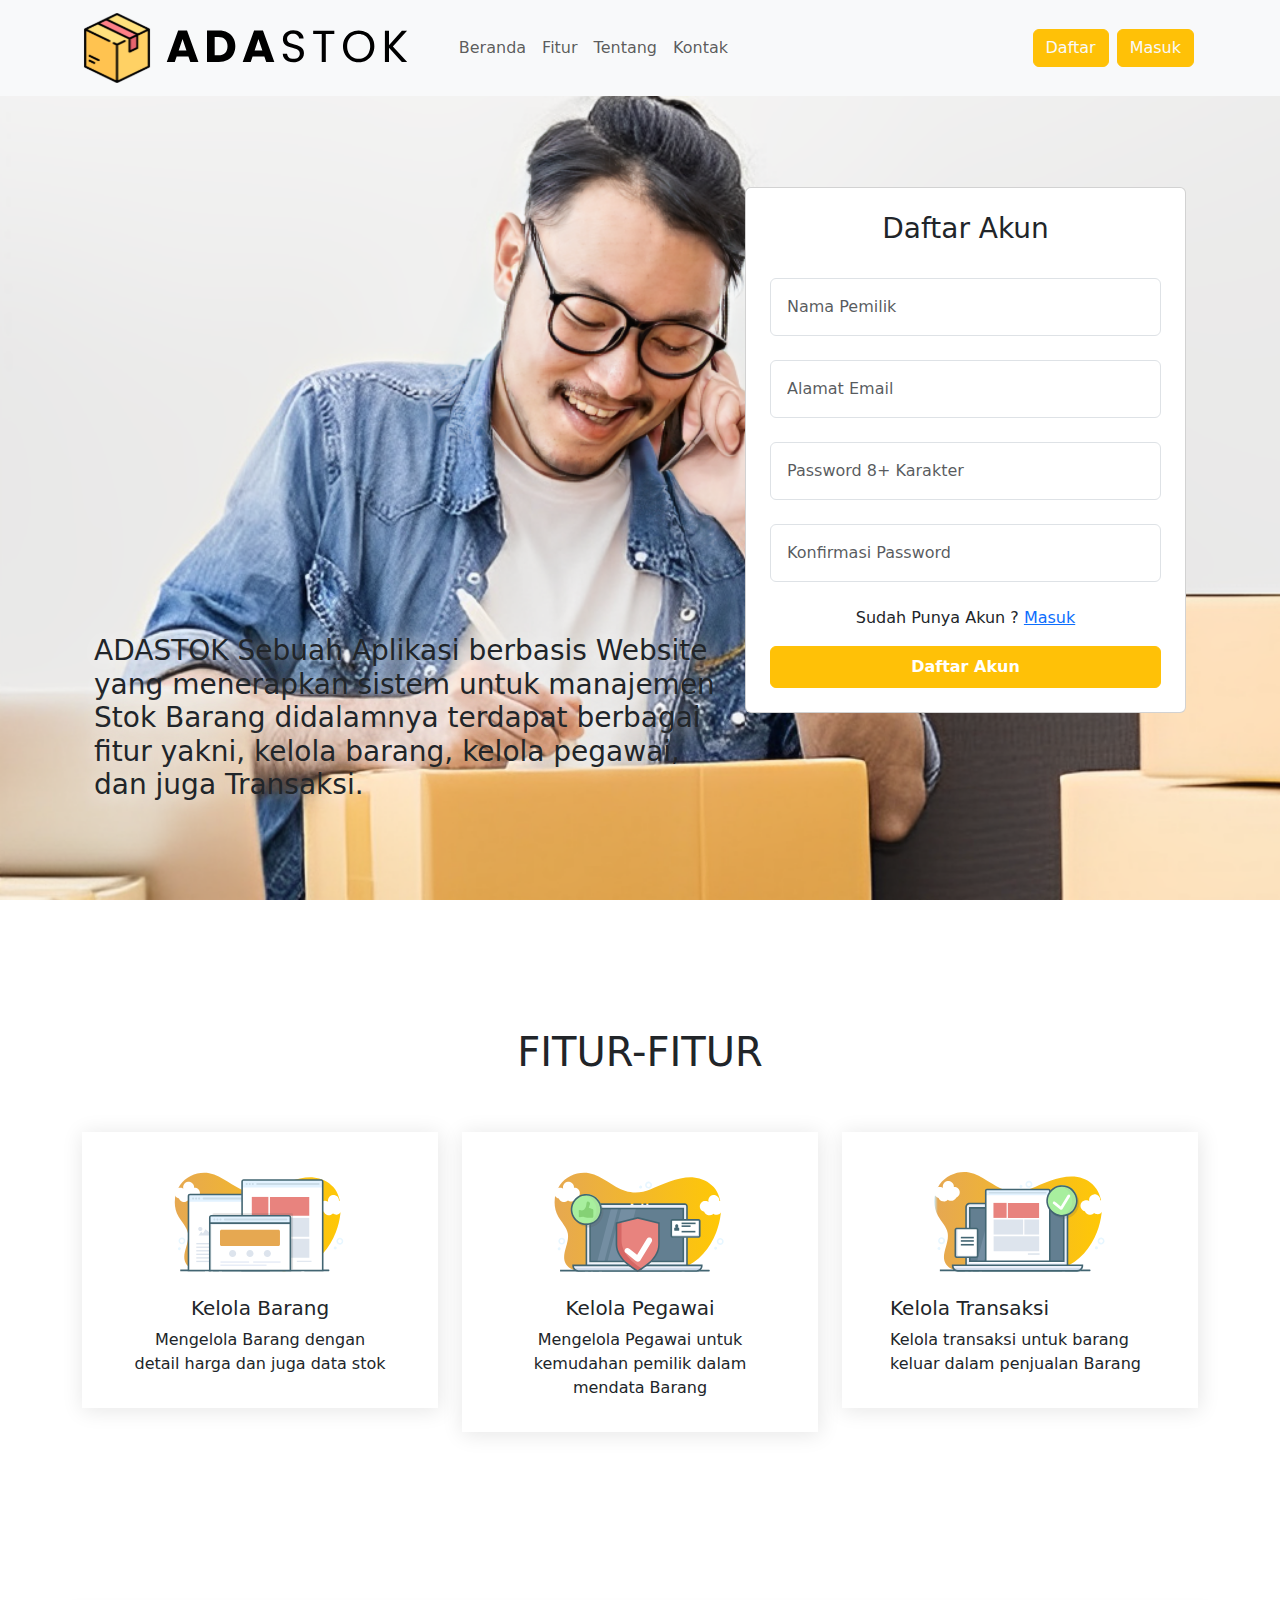
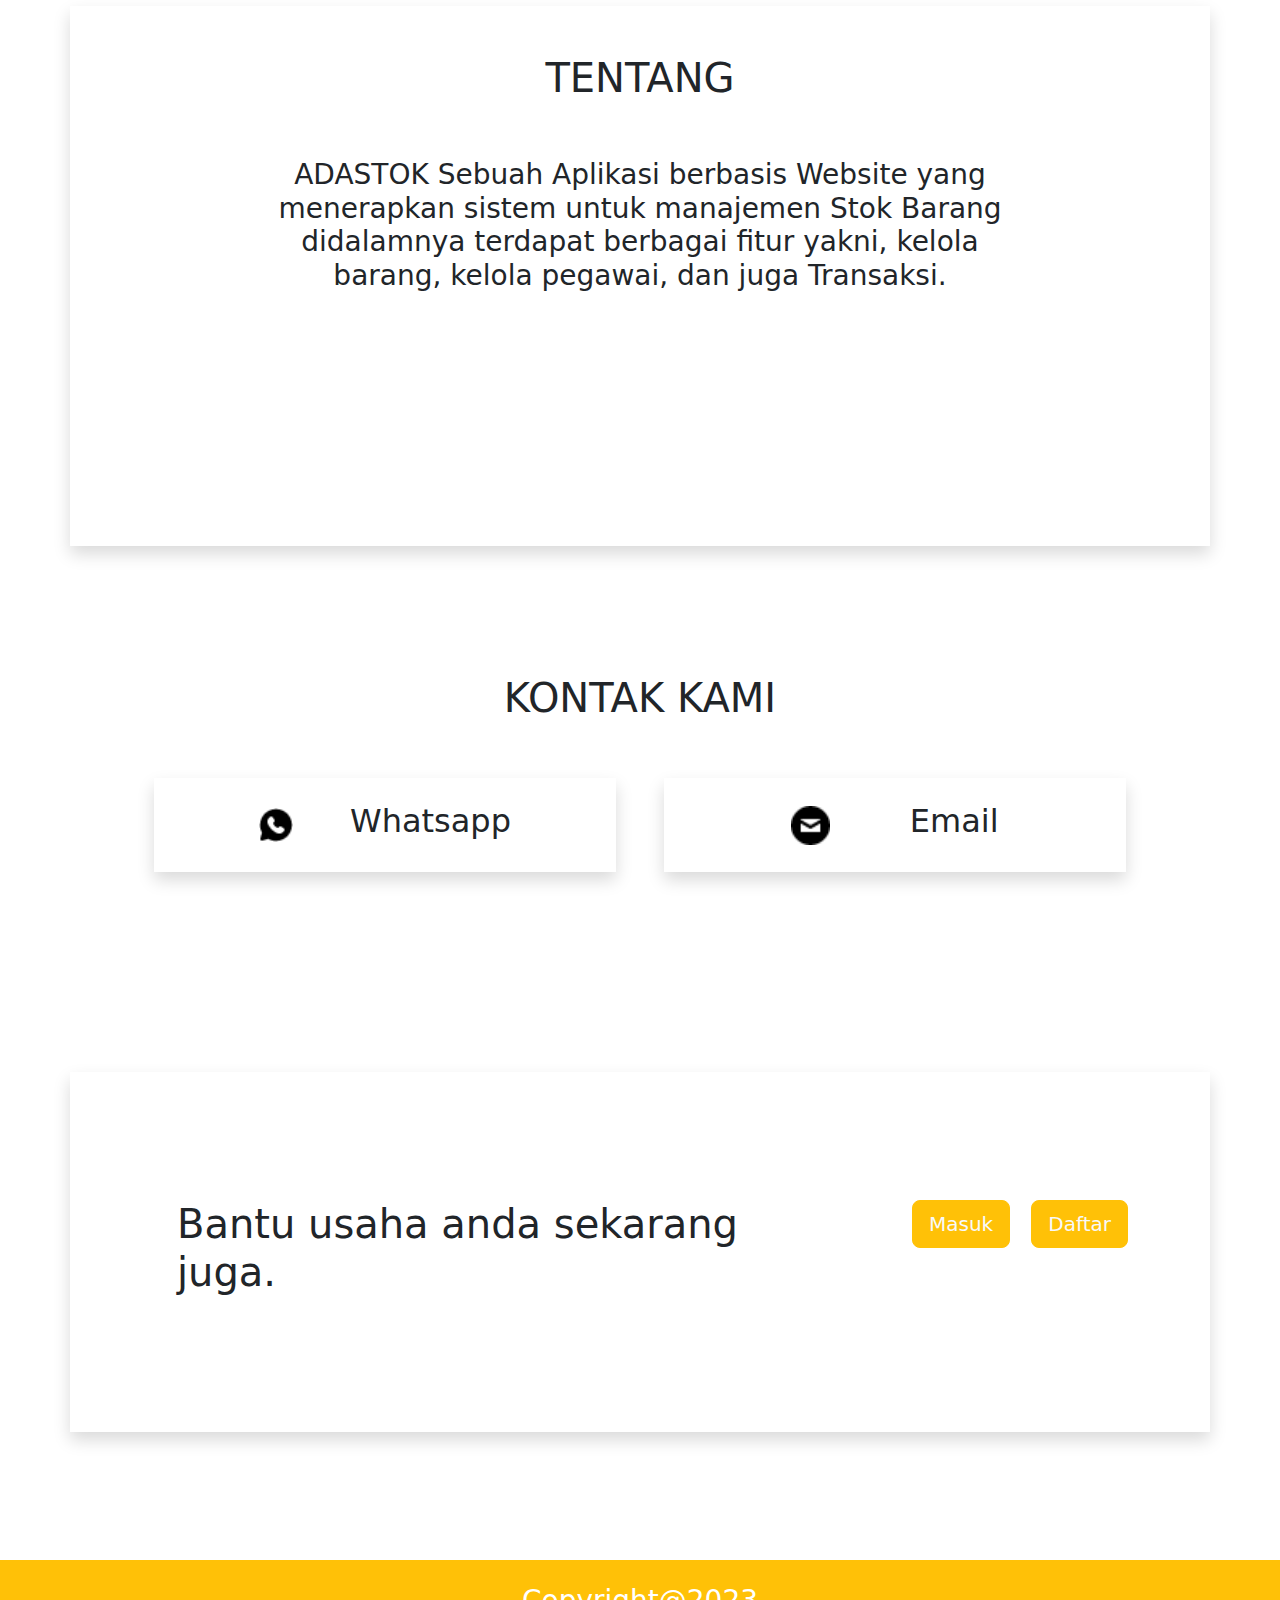
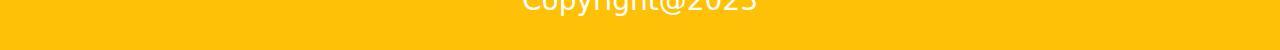
<file: index.html>
<!DOCTYPE html>
<html lang="en">

<head>
  <meta charset="UTF-8">
  <meta http-equiv="X-UA-Compatible" content="IE=edge">
  <meta name="viewport" content="width=device-width, initial-scale=1.0">
  <title>AdaStok</title>
</head>

<body>
  <p>Loadingg....</p>
  <script>
    var token;
    window.addEventListener("DOMContentLoaded", function () {
      token = localStorage.getItem('token');
      if (token != null) {
        window.location.replace("page/dataBarang.html");
      } else {
        window.location.replace("page/register.html");
      }
    })
  </script>
</body>

</html>
</file>
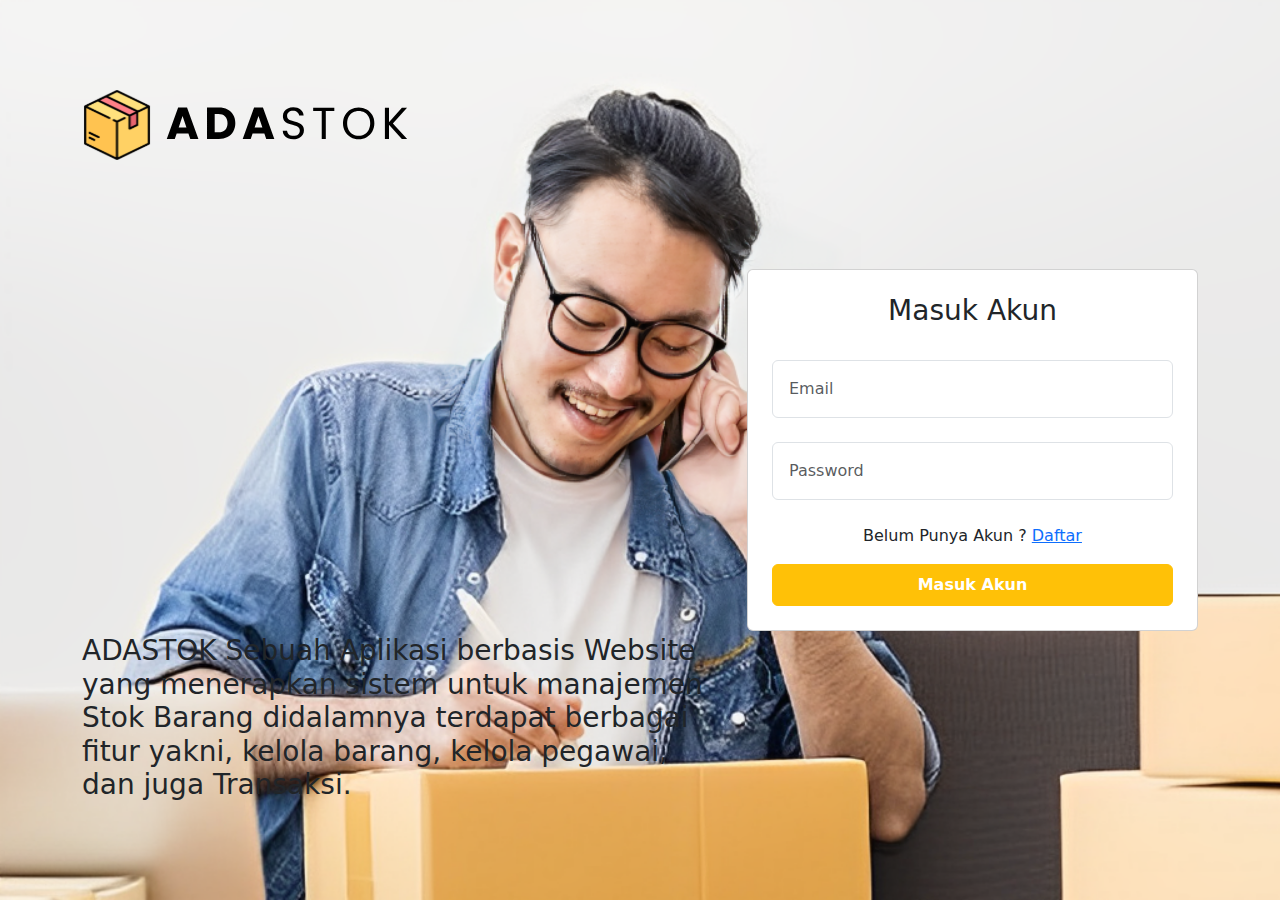
<file: login.html>
<!DOCTYPE html>
<html lang="en">

<head>
  <meta charset="UTF-8">
  <meta http-equiv="X-UA-Compatible" content="IE=edge">
  <meta name="viewport" content="width=device-width, initial-scale=1.0">
  <title>AdaStok - Masuk</title>
  <!-- link css -->
  <link rel="stylesheet" href="style.css">
  <!-- boostrap 5 -->
  <link rel="stylesheet" href="https://cdn.jsdelivr.net/npm/bootstrap@5.3.0-alpha1/dist/css/bootstrap.min.css
  ">
</head>

<body>

  <div class="container">
    <div class="row container-login align-items-center ">
      <div class="col-md-7">
        <div class="menu-left">
          <img src="assets/icon/logo.svg" height="70px" alt="logo-adastok">
          <h3>ADASTOK Sebuah Aplikasi berbasis Website yang menerapkan sistem untuk manajemen Stok Barang
            didalamnya terdapat berbagai fitur yakni, kelola barang, kelola pegawai, dan juga Transaksi.</h3>
        </div>
      </div>
      <div class="col-md-5">
        <div class="card p-4 text-center">
          <h3>Masuk Akun</h3>
          <form action="" method="post">
            <input class="form-control p-3 my-4" type="email" name="email" placeholder="Email">
            <input class="form-control p-3 my-4" type="password" name="password" placeholder="Password">
            <p>Belum Punya Akun ? <a href="index.html">Daftar</a> </p>
            <button class="btn btn-warning button-daftar">Masuk Akun</button>
          </form>
        </div>
      </div>
    </div>
  </div>

  <!-- boostrap javascript cdn -->
  <script src="https://cdn.jsdelivr.net/npm/bootstrap@5.3.0-alpha1/dist/js/bootstrap.bundle.min.js"></script>
</body>

</html>
</file>
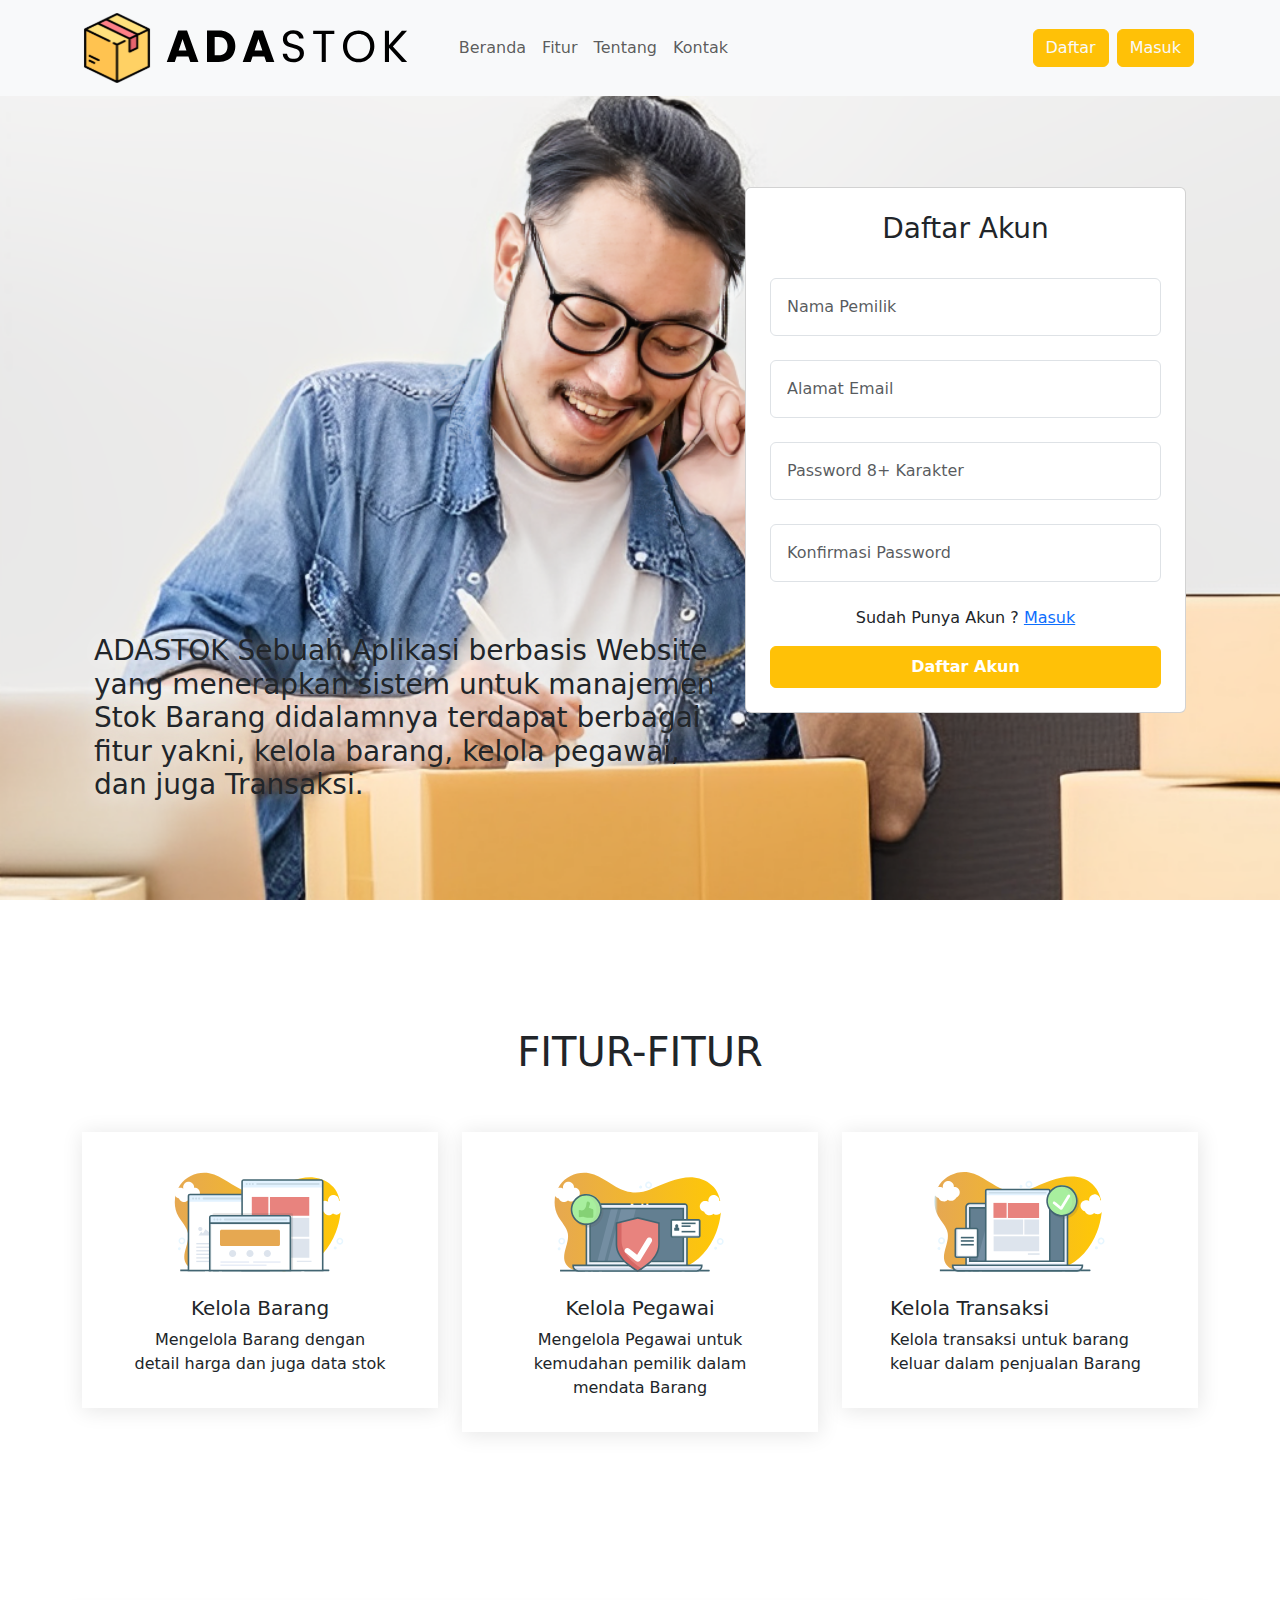
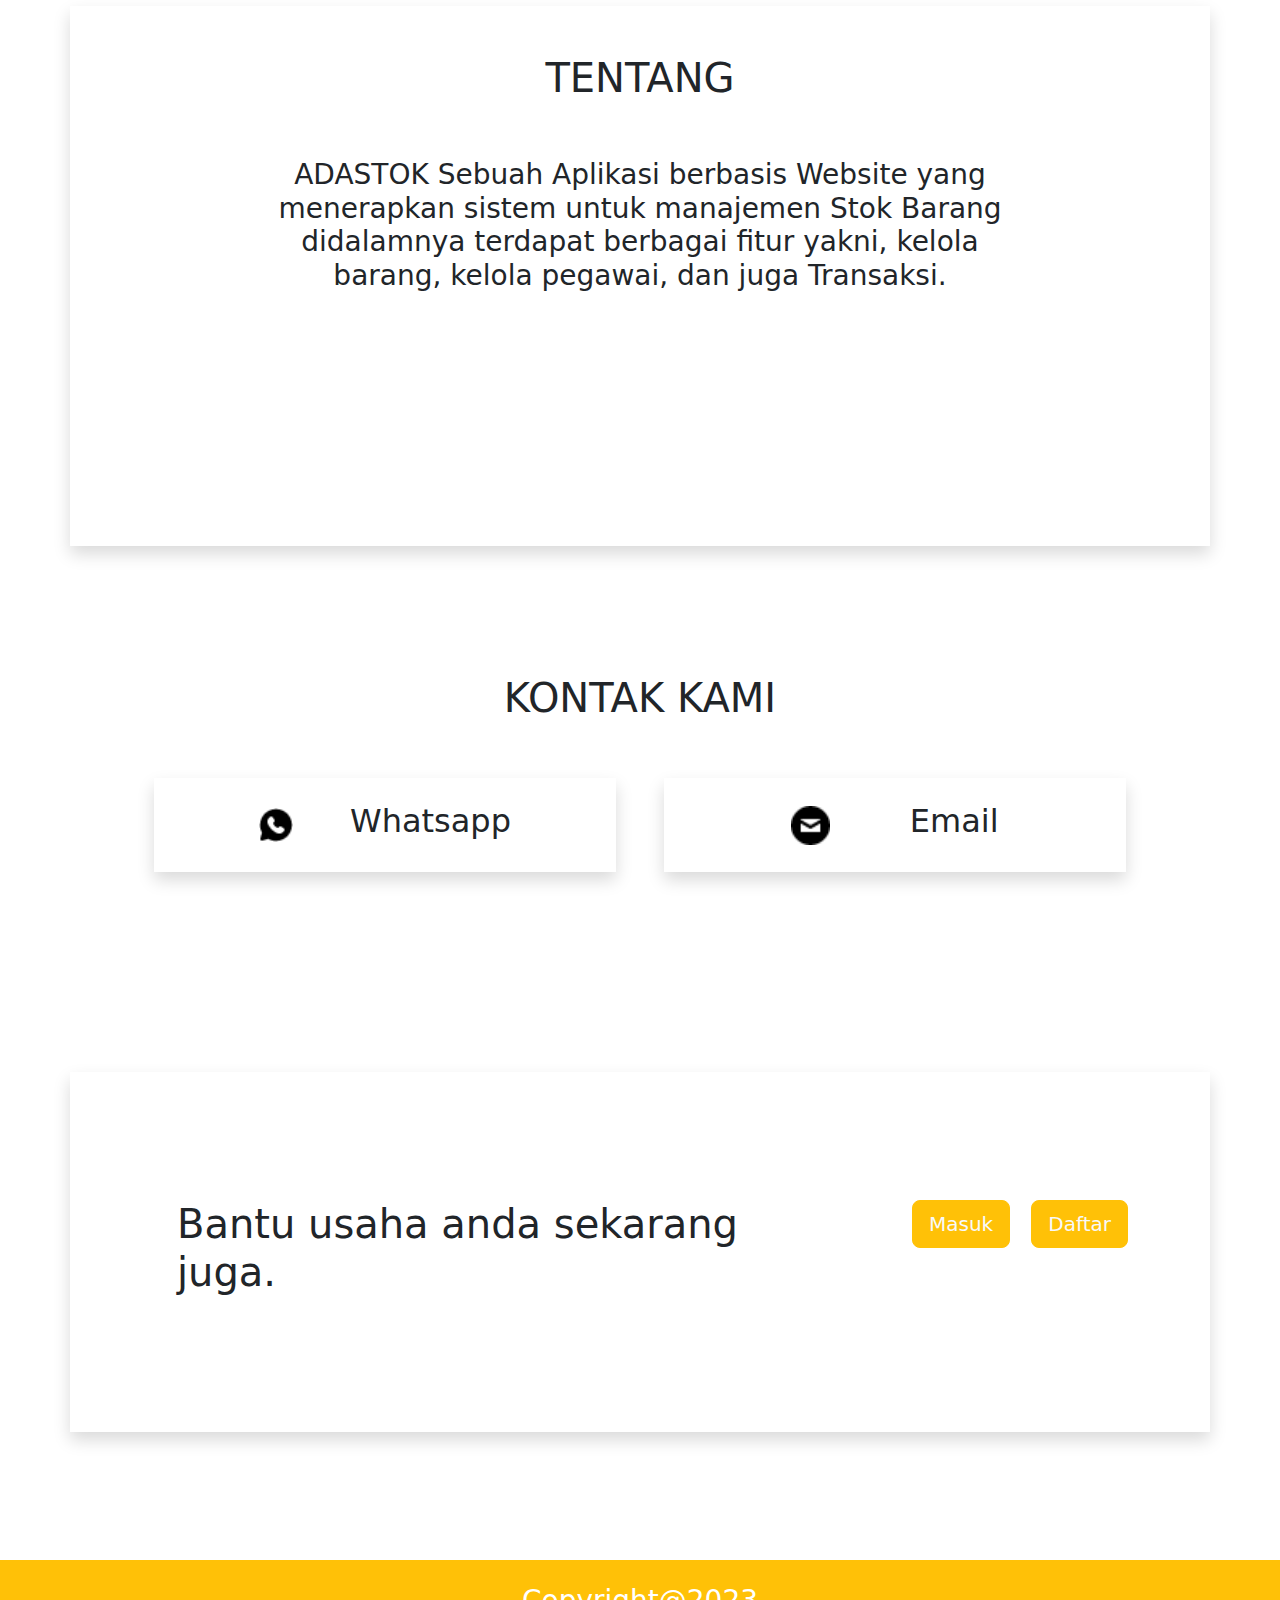
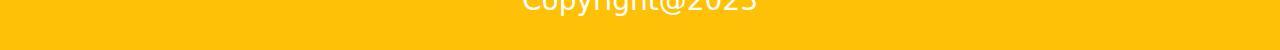
<file: page/about.html>
<!DOCTYPE html>
<html lang="en">

<head>
  <meta charset="UTF-8">
  <meta http-equiv="X-UA-Compatible" content="IE=edge">
  <meta name="viewport" content="width=device-width, initial-scale=1.0">
  <title>AdaStok - Tentang</title>
  <!-- boostrap -->
  <link rel="stylesheet" href="https://cdn.jsdelivr.net/npm/bootstrap@5.3.0-alpha1/dist/css/bootstrap.min.css">
  <!-- css local -->
  <link rel="stylesheet" href="../css/style.css">
</head>

<body>
  <!-- navbar main -->
  <nav class="container navbar mt-4 navbar-menu">
    <ul class="container m-0 d-flex justify-content-evenly align-items-center">
      <li class="sub-menu">
        <a class=" container d-flex flex-column align-items-center justify-content-center" href="dataBarang.html">
          <img src="../assets/icon/data_barang.svg" height="35" style="filter: saturate(0);">
          <p class="fs-5">Data Barang</p>
        </a>
      </li>
      <li class="sub-menu">
        <a class="d-flex flex-column align-items-center" href="dataPegawai.html">
          <img src="../assets/icon/data_pegawai.svg" height="35" style="filter: saturate(0);">
          <p class="fs-5">Data Pegawai</p>
        </a>
      </li>
      <li class="sub-menu">
        <a class="d-flex flex-column align-items-center" href="#">
          <img src="../assets/icon/transaksi.svg" height="35" style="filter: saturate(0);">
          <p class="fs-5">Transaksi</p>
        </a>
      </li>
      <li class="sub-menu">
        <a class="d-flex flex-column align-items-center" href="profile.html">
          <img src="../assets/icon/profil.svg" height="35" style="filter: saturate(0);">
          <p class="fs-5">Profil</p>
        </a>
      </li>
      <li class="sub-menu">
        <a class="d-flex flex-column align-items-center" href="about.html">
          <img src="../assets/icon/about.svg" height="35">
          <p class="fs-5 fw-bold">About</p>
        </a>
      </li>
    </ul>
  </nav>

  <section class="container-fluid p-lg-5">
    <!-- title -->
    <div class=" d-flex justify-content-start align-items-center">
      <img src="../assets/icon/about.svg" height="70">
      <p class="fs-2 fw-bold mx-4">Data Barang</p>
    </div>
    <div class="container row mx-auto">
      <div class="col-sm-8 ">
        <p class="fs-5 p-5">ADASTOK Sebuah Aplikasi berbasis Website yang menerapkan
          sistem untuk manajemen Stok Barang didalamnya terdapat
          berbagai fitur yakni, kelola barang, kelola pegawai, dan juga Transaksi.</p>
        <div class="container d-flex justify-content-between">
          <button class="btn btn-lg btn-success flex-fill mx-1">Whatsapp</button>
          <button class="btn btn-lg btn-danger flex-fill mx-1">Email</button>
          <button class="btn btn-lg btn-primary flex-fill mx-1">Google Maps</button>
        </div>
      </div>
      <div class="col-sm-4 col-right">
        <img class="favorite-img" src="../assets/img/favorite.svg" height="350">
      </div>
    </div>
  </section>

  <script>
    var token;
    window.addEventListener("DOMContentLoaded", function () {
      token = localStorage.getItem('token');
      if (token == null) {
        window.location.replace("register.html");
      }
    })
  </script>
</body>

</html>
</file>
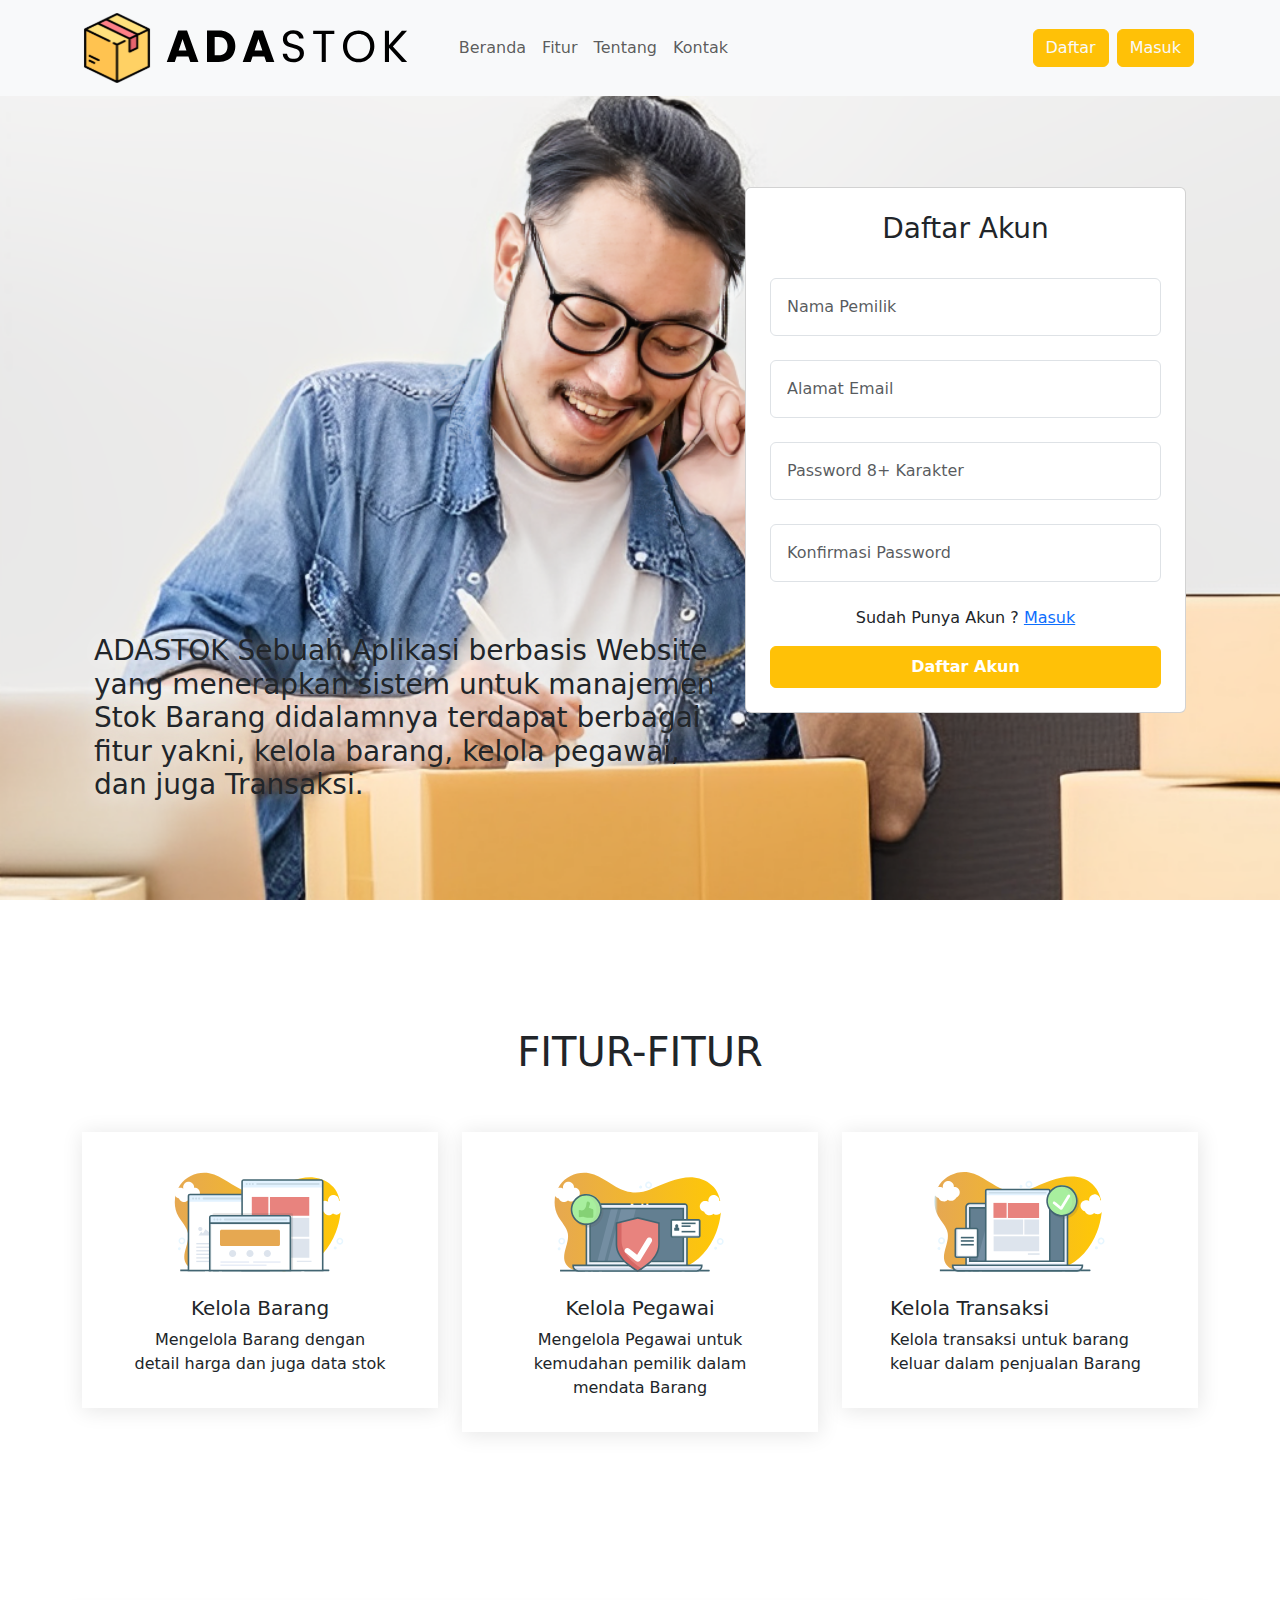
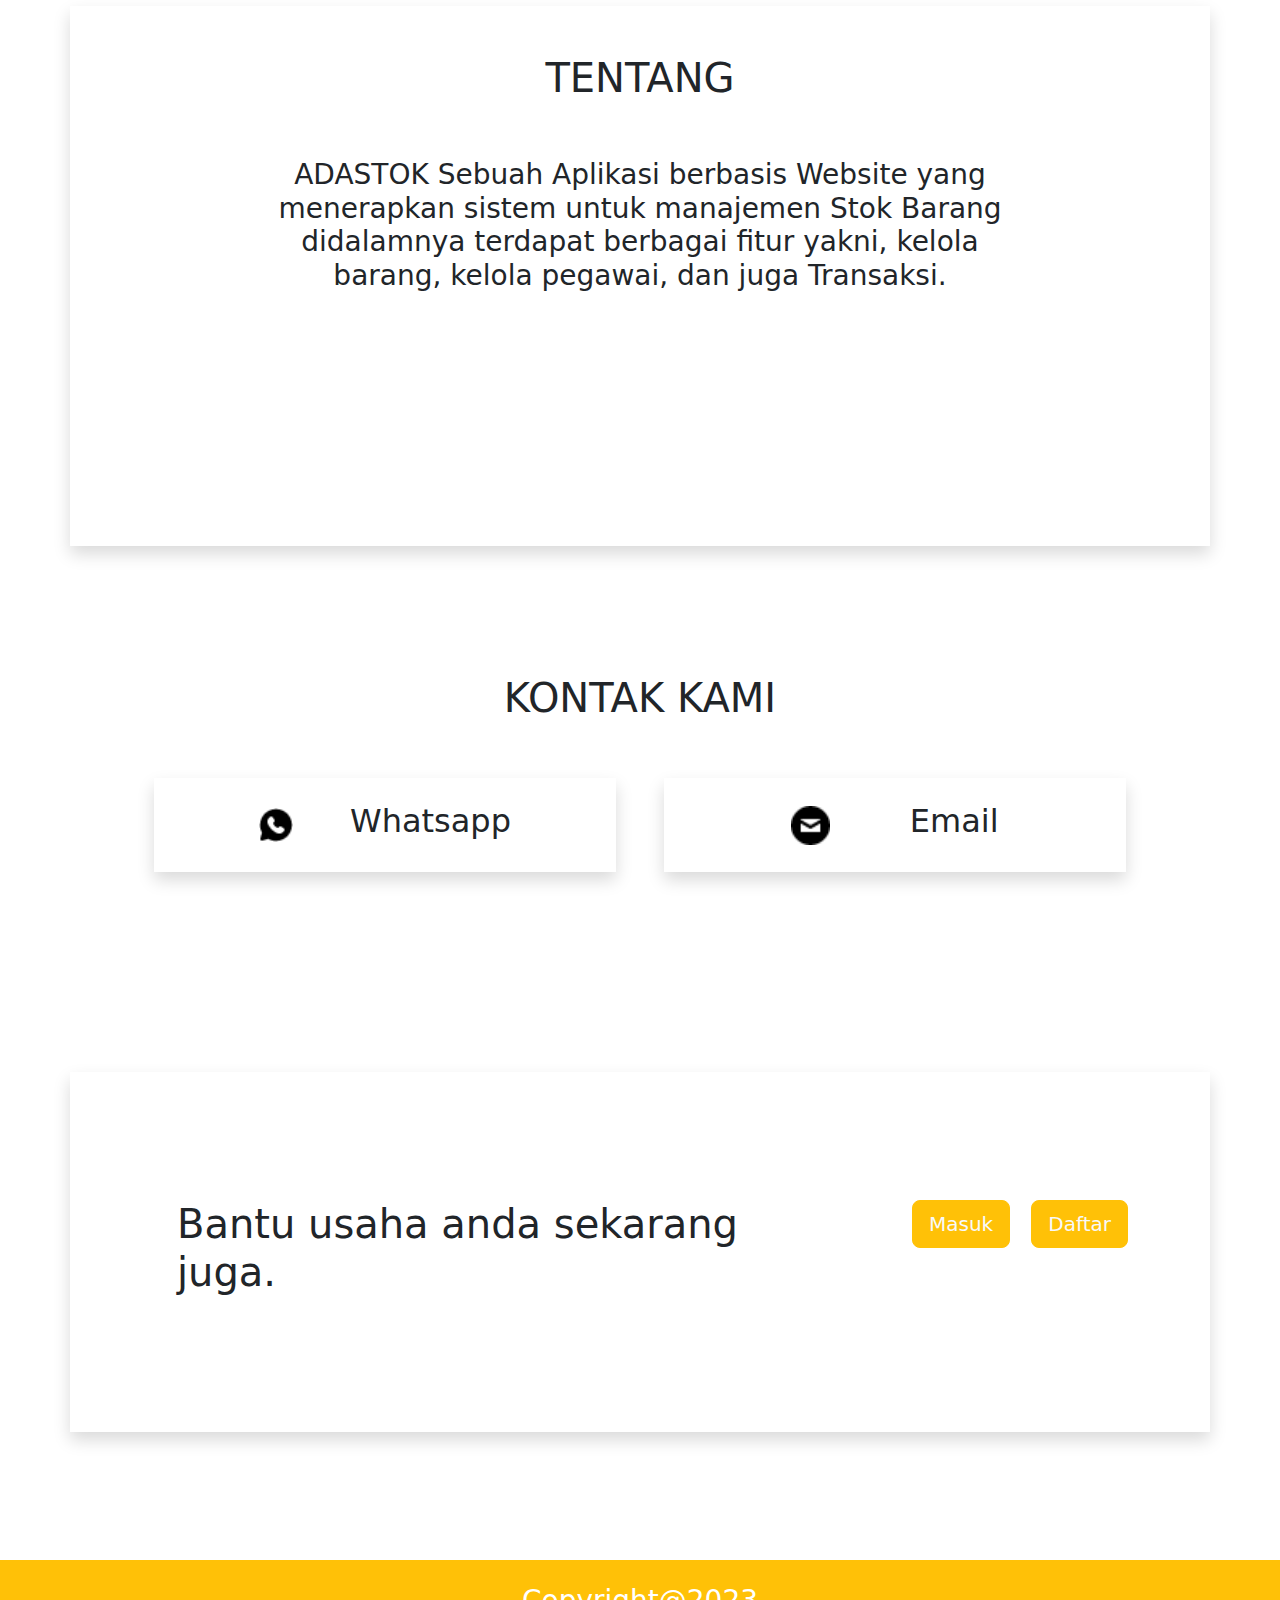
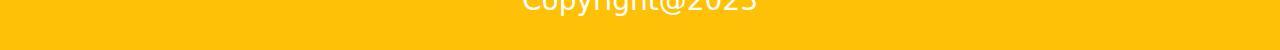
<file: page/dataBarang.html>
<!DOCTYPE html>
<html lang="en">

<head>
  <meta charset="UTF-8" />
  <meta http-equiv="X-UA-Compatible" content="IE=edge" />
  <meta name="viewport" content="width=device-width, initial-scale=1.0" />
  <title>AdaStok - Data barang</title>
  <!-- boostrap -->
  <link rel="stylesheet" href="https://cdn.jsdelivr.net/npm/bootstrap@5.3.0-alpha1/dist/css/bootstrap.min.css" />
  <!-- datatable boostrap -->
  <link rel="stylesheet" href="https://cdnjs.cloudflare.com/ajax/libs/twitter-bootstrap/5.2.0/css/bootstrap.min.css" />
  <link rel="stylesheet" href="https://cdn.datatables.net/1.13.1/css/dataTables.bootstrap5.min.css" />
  <link rel="stylesheet" href="https://cdn.datatables.net/select/1.5.0/css/select.bootstrap5.min.css" />
  <!-- css local -->
  <link rel="stylesheet" href="../css/style.css" />
</head>

<body>
  <!-- navbar main -->
  <nav class="container navbar mt-4 navbar-menu">
    <ul class="container m-0 d-flex justify-content-evenly align-items-center">
      <li class="sub-menu">
        <a class="container d-flex flex-column align-items-center justify-content-center" href="dataBarang.html">
          <img src="../assets/icon/data_barang.svg" height="35" />
          <p class="fs-5 fw-bold">Data Barang</p>
        </a>
      </li>
      <li class="sub-menu">
        <a class="d-flex flex-column align-items-center" href="dataPegawai.html">
          <img src="../assets/icon/data_pegawai.svg" height="35" style="filter: saturate(0)" />
          <p class="fs-5">Data Pegawai</p>
        </a>
      </li>
      <li class="sub-menu">
        <a class="d-flex flex-column align-items-center" href="transaksi.html">
          <img src="../assets/icon/transaksi.svg" height="35" style="filter: saturate(0)" />
          <p class="fs-5">Transaksi</p>
        </a>
      </li>
      <li class="sub-menu">
        <a class="d-flex flex-column align-items-center" href="profile.html">
          <img src="../assets/icon/profil.svg" height="35" style="filter: saturate(0)" />
          <p class="fs-5">Profil</p>
        </a>
      </li>
      <li class="sub-menu">
        <a class="d-flex flex-column align-items-center" href="about.html">
          <img src="../assets/icon/about.svg" height="35" style="filter: saturate(0)" />
          <p class="fs-5">About</p>
        </a>
      </li>
    </ul>
  </nav>
  <section class="container-fluid p-lg-5">
    <!-- header -->
    <div class="container-fluid d-flex justify-content-between header pb-4">
      <div class="container title d-flex justify-content-start align-items-center">
        <img src="../assets/icon/data_barang.svg" height="70" />
        <p class="fs-2 fw-bold mx-4">Data Barang</p>
      </div>
      <div class="container trailing d-flex justify-content-end align-items-center">
        <div class="dropdown">
          <a class="btn btn-lg btn-warning dropdown-toggle text-light shadow-sm" href="#" role="button"
            data-bs-toggle="dropdown" aria-expanded="false">
            Pilih Kategori
          </a>
          <ul class="dropdown-menu">
            <li><a class="dropdown-item" href="#">Kategori 1</a></li>
            <li><a class="dropdown-item" href="#">kategori 2</a></li>
            <li><a class="dropdown-item" href="#">Kategori 3</a></li>
          </ul>
        </div>
        <div class="tambah mx-2">
          <button class="btn btn-lg btn-warning text-light shadow-sm" data-bs-toggle="modal"
            data-bs-target="#exampleModal">
            + Tambah Barang
          </button>
        </div>
      </div>
    </div>

    <!-- modal tambah barang -->
    <div class="modal fade" id="exampleModal" tabindex="-1" aria-labelledby="exampleModalLabel" aria-hidden="true">
      <div class="modal-dialog">
        <div class="modal-content">
          <div class="modal-header">
            <h1 class="modal-title fs-5" id="exampleModalLabel">
              Tambah Barang
            </h1>
            <button type="button" class="btn-close" data-bs-dismiss="modal" aria-label="Close"></button>
          </div>
          <div class="modal-body">
            <form>
              <input id="kode" type="text" class="form-control my-2" placeholder="Kode " />
              <input id="nama" type="text" class="form-control my-2" placeholder="Nama " />
              <input id="kategori" type="text" class="form-control my-2" placeholder="Kategori " />
              <input id="harga" type="number" class="form-control my-2" placeholder="Harga " />
            </form>
          </div>
          <div class="modal-footer">
            <button type="button" class="btn btn-warning text-light" id="btn-produk" data-bs-dismiss="modal">
              Simpan
            </button>
          </div>
        </div>
      </div>
    </div>

    <!-- table -->
    <table class="table shadow p-5" id="datatable">
      <thead>
        <tr>
          <th scope="col">No</th>
          <th scope="col">Kode</th>
          <th scope="col">Nama Barang</th>
          <th scope="col">Harga</th>
          <th scope="col">Stok</th>
          <th scope="col">Kategori</th>
          <th scope="col">#</th>
        </tr>
      </thead>
      <tbody id="table-body">
        <!-- data -->
      </tbody>
    </table>
  </section>
  <script type="module" src="../js/produk/produk_handler.js"></script>
  <!-- cdn js -->
  <script src="https://cdn.jsdelivr.net/npm/bootstrap@5.3.0-alpha1/dist/js/bootstrap.bundle.min.js"></script>
  <!-- jquery -->
  <script src="https://code.jquery.com/jquery-3.5.1.js"></script>
  <!-- jquery datatable -->
  <script src="https://cdn.datatables.net/1.13.1/js/jquery.dataTables.min.js"></script>
  <!-- datatable js -->
  <script src="https://cdn.datatables.net/1.13.1/js/dataTables.bootstrap5.min.js"></script>
  <script src="https://cdn.datatables.net/select/1.5.0/js/dataTables.select.min.js"></script>
  <script>
    var token;
    window.addEventListener("DOMContentLoaded", function () {
      token = localStorage.getItem("token");
      if (token == null) {
        window.location.replace("register.html");
      }
      $(document).ready(function () {
        $("#datatable").DataTable({
          select: true,
        });
      });
    });
  </script>
</body>

</html>
</file>
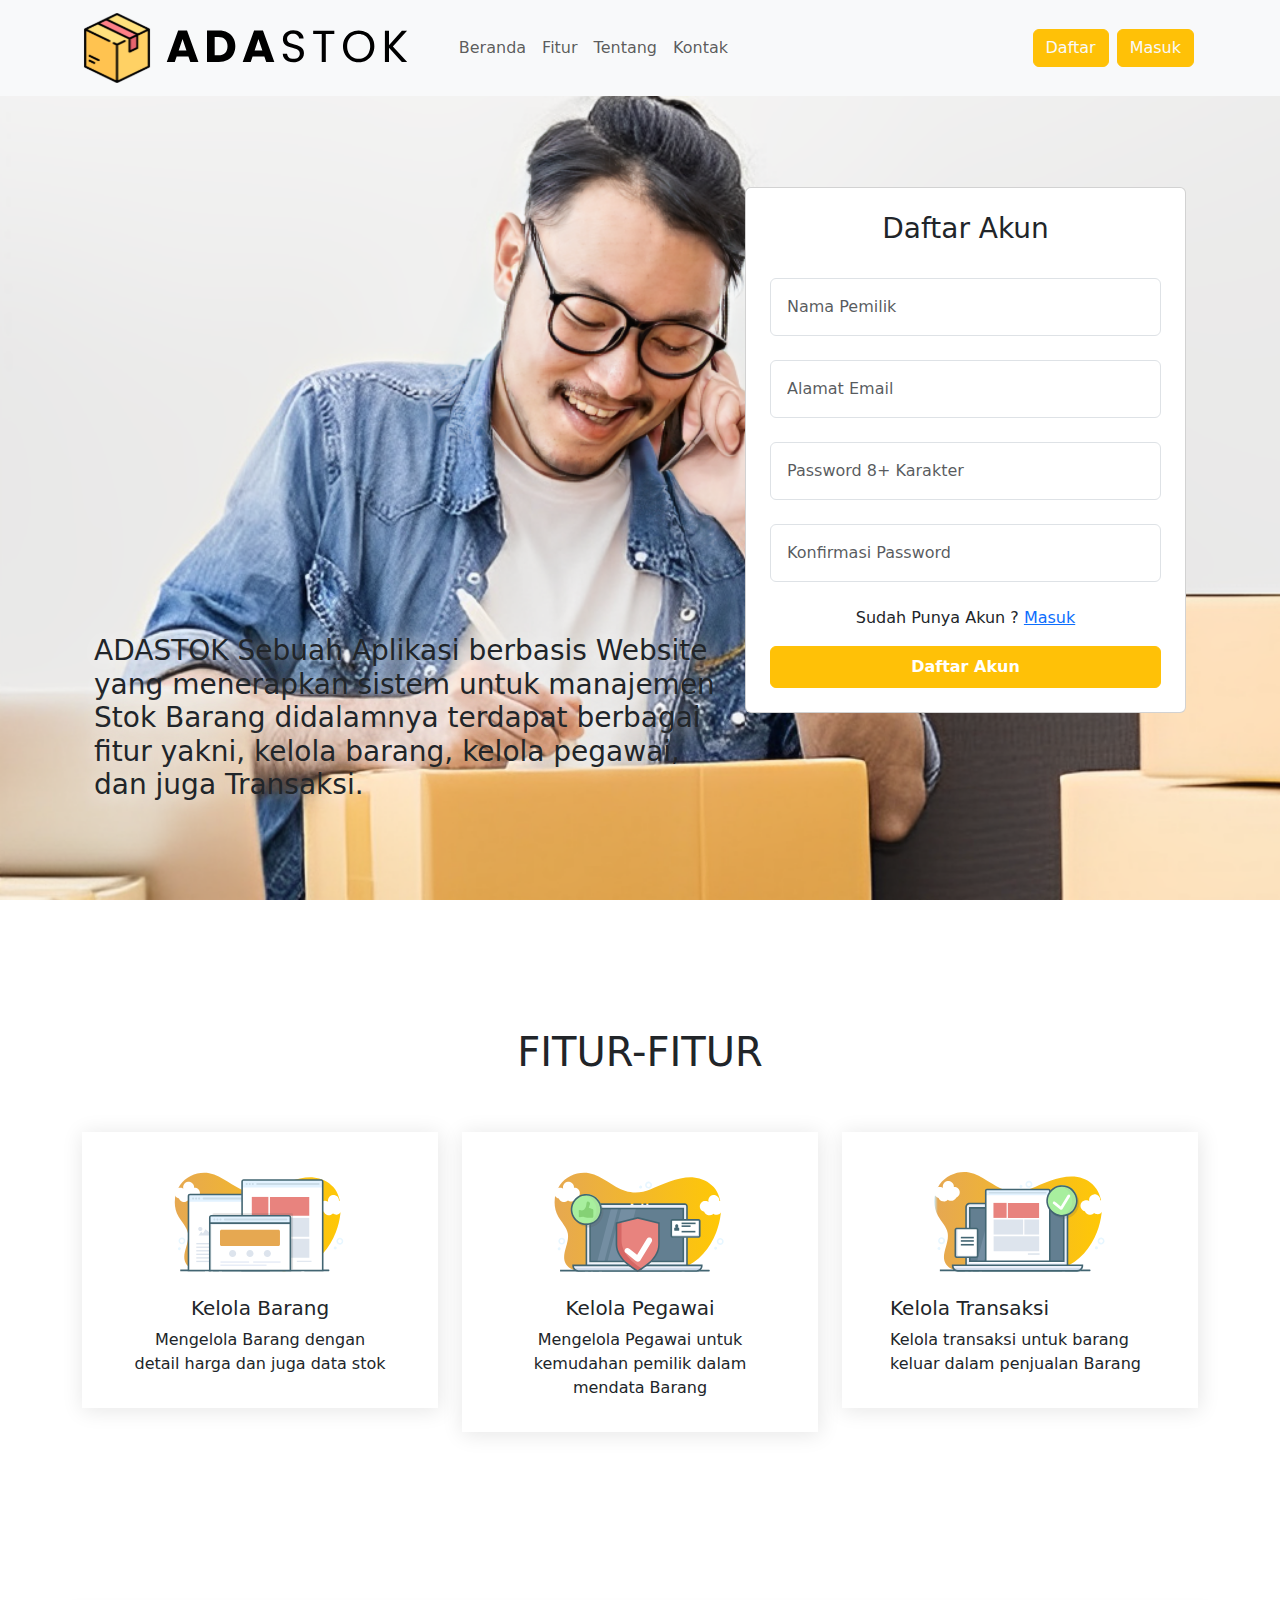
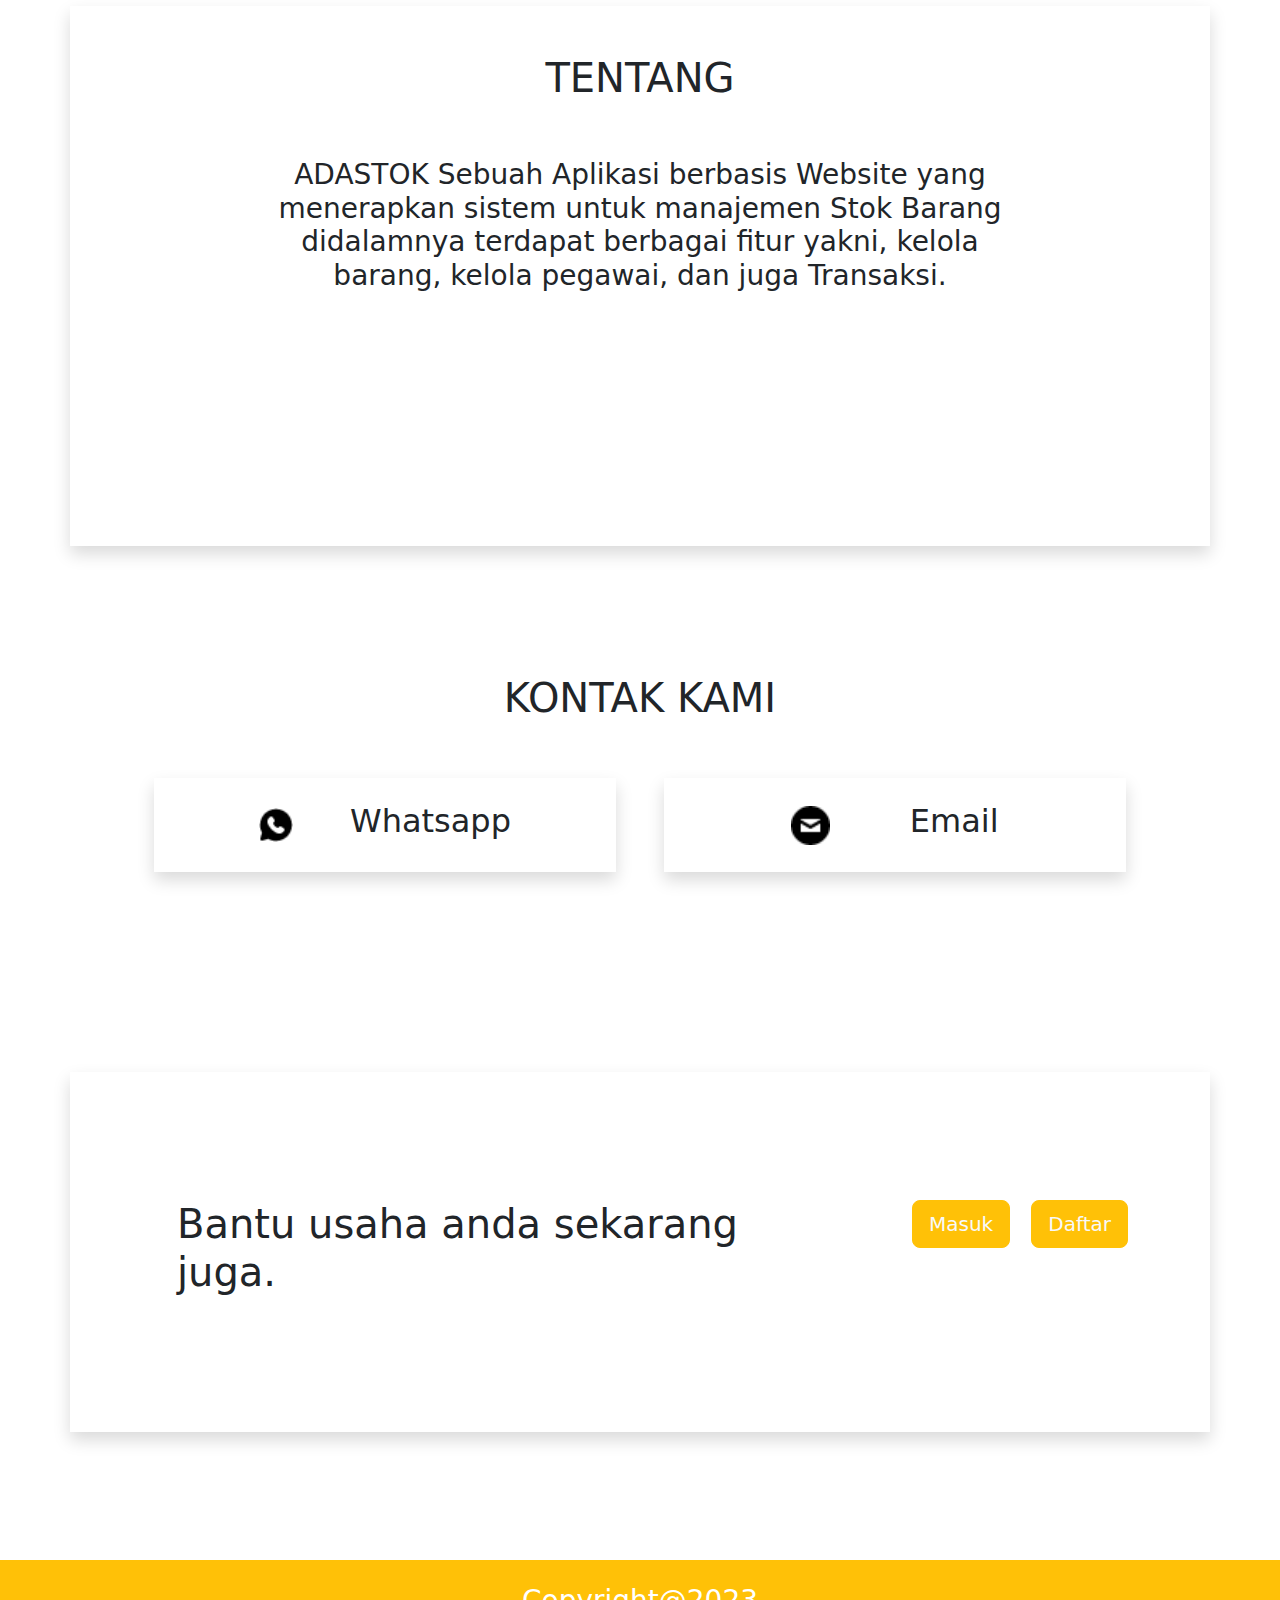
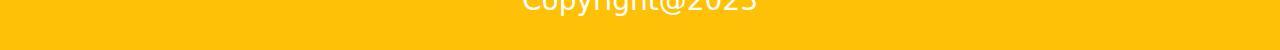
<file: page/dataPegawai.html>
<!DOCTYPE html>
<html lang="en">

<head>
  <meta charset="UTF-8">
  <meta http-equiv="X-UA-Compatible" content="IE=edge">
  <meta name="viewport" content="width=device-width, initial-scale=1.0">
  <title>AdaStok - Data pegawai</title>
  <!-- boostrap -->
  <link rel="stylesheet" href="https://cdn.jsdelivr.net/npm/bootstrap@5.3.0-alpha1/dist/css/bootstrap.min.css">
  <!-- datatable boostrap -->
  <link rel="stylesheet" href="https://cdnjs.cloudflare.com/ajax/libs/twitter-bootstrap/5.2.0/css/bootstrap.min.css">
  <link rel="stylesheet" href="https://cdn.datatables.net/1.13.1/css/dataTables.bootstrap5.min.css">
  <link rel="stylesheet" href="https://cdn.datatables.net/select/1.5.0/css/select.bootstrap5.min.css">
  <!-- css local -->
  <link rel="stylesheet" href="../css/style.css">

</head>

<body>

  <!-- navbar main -->
  <nav class="container navbar mt-4 navbar-menu">
    <ul class="container m-0 d-flex justify-content-evenly align-items-center">
      <li class="sub-menu">
        <a class=" container d-flex flex-column align-items-center justify-content-center" href="dataBarang.html">
          <img src="../assets/icon/data_barang.svg" height="35" style="filter: saturate(0);">
          <p class="fs-5 fw-bold">Data Barang</p>
        </a>
      </li>
      <li class="sub-menu">
        <a class="d-flex flex-column align-items-center" href="dataPegawai.html">
          <img src="../assets/icon/data_pegawai.svg" height="35">
          <p class="fs-5">Data Pegawai</p>
        </a>
      </li>
      <li class="sub-menu">
        <a class="d-flex flex-column align-items-center" href="transaksi.html">
          <img src="../assets/icon/transaksi.svg" height="35" style="filter: saturate(0);">
          <p class="fs-5">Transaksi</p>
        </a>
      </li>
      <li class="sub-menu">
        <a class="d-flex flex-column align-items-center" href="profile.html">
          <img src="../assets/icon/profil.svg" height="35" style="filter: saturate(0);">
          <p class="fs-5">Profil</p>
        </a>
      </li>
      <li class="sub-menu">
        <a class="d-flex flex-column align-items-center" href="about.html">
          <img src="../assets/icon/about.svg" height="35" style="filter: saturate(0);">
          <p class="fs-5">About</p>
        </a>
      </li>
    </ul>
  </nav>
  <section class="container-fluid p-lg-5">
    <!-- header -->
    <div class="container-fluid d-flex justify-content-between header pb-4">
      <div class="container title d-flex justify-content-start align-items-center">
        <img src="../assets/icon/data_pegawai.svg" height="70">
        <p class="fs-2 fw-bold mx-4">Data Pegawai</p>
      </div>
      <div class="container trailing d-flex justify-content-end align-items-center ">
        <div class="tambah mx-2">
          <button class="btn btn-lg btn-warning text-light shadow-sm" data-bs-toggle="modal"
            data-bs-target="#exampleModal">+ Tambah</button>
        </div>
      </div>
    </div>

    <!-- modal tambah Pegawai -->
    <div class="modal fade" id="exampleModal" tabindex="-1" aria-labelledby="exampleModalLabel" aria-hidden="true">
      <div class="modal-dialog">
        <div class="modal-content">
          <div class="modal-header">
            <h1 class="modal-title fs-5" id="exampleModalLabel">Tambah Pegawai</h1>
            <button type="button" class="btn-close" data-bs-dismiss="modal" aria-label="Close"></button>
          </div>
          <div class="modal-body">
            <form>
              <img class="text-center" src="../assets/img/photo.jpg" height="50">
              <label for="foto" class="form-label">Upload Foto</label>
              <input name="foto" type="file" class="form-control my-2" placeholder="Upload photo " id="foto">
              <input name="nama_barang" type="text" class="form-control my-2" placeholder="Nama Lengkap ">
              <input name="no_telp" type="tel" class="form-control my-2" placeholder="Nomor Telepon ">
              <div class="form-check form-check-inline">
                <input class="form-check-input" type="radio" name="flexRadioDefault" id="flexRadioDefault1">
                <label class="form-check-label" for="flexRadioDefault1">
                  Laki-laki
                </label>
              </div>
              <div class="form-check form-check-inline">
                <input class="form-check-input" type="radio" name="flexRadioDefault" id="flexRadioDefault2">
                <label class="form-check-label" for="flexRadioDefault2">
                  Perempuan
                </label>
              </div>
            </form>
          </div>
          <div class="modal-footer">
            <button type="button" class="btn btn-warning text-light">Simpan</button>
          </div>
        </div>
      </div>
    </div>

    <!-- table -->
    <table class="table table-striped p-4 shadow" id="datatable">
      <thead>
        <tr>
          <th scope="col">No</th>
          <th scope="col">Foto</th>
          <th scope="col">Nama Barang</th>
          <th scope="col">Jenis Kelamin</th>
          <th scope="col">#</th>
        </tr>
      </thead>
      <tbody>
        <!-- data -->
        <tr>
          <th scope="row">1</th>
          <td><img src="../assets/img/photo.jpg" height="50"></td>
          <td>Wahyu Maulana</td>
          <td>20</td>
          <td><button class="btn btn-info text-light">Detail</button></td>
        </tr>
        <tr>
          <th scope="row">1</th>
          <td><img src="../assets/img/photo.jpg" height="50"></td>
          <td>Wahyu Maulana</td>
          <td>20</td>
          <td><button class="btn btn-info text-light">Detail</button></td>
        </tr>
        <tr>
          <th scope="row">1</th>
          <td><img src="../assets/img/photo.jpg" height="50"></td>
          <td>Wahyu Maulana</td>
          <td>20</td>
          <td><button class="btn btn-info text-light">Detail</button></td>
        </tr>
      </tbody>
    </table>

  </section>
  <!-- cdn js -->
  <script src="https://cdn.jsdelivr.net/npm/bootstrap@5.3.0-alpha1/dist/js/bootstrap.bundle.min.js"></script>
  <!-- jquery -->
  <script src="https://code.jquery.com/jquery-3.5.1.js"></script>
  <!-- jquery datatable -->
  <script src="https://cdn.datatables.net/1.13.1/js/jquery.dataTables.min.js"></script>
  <!-- datatable js -->
  <script src="https://cdn.datatables.net/1.13.1/js/dataTables.bootstrap5.min.js"></script>
  <script src="https://cdn.datatables.net/select/1.5.0/js/dataTables.select.min.js"></script>
  <script>
    var token;
    window.addEventListener("DOMContentLoaded", function () {
      token = localStorage.getItem('token');
      if (token == null) {
        window.location.replace("register.html");
      }
    })
    $(document).ready(function () {
      $('#datatable').DataTable({
        select: true
      });
    });
  </script>
</body>

</html>
</file>
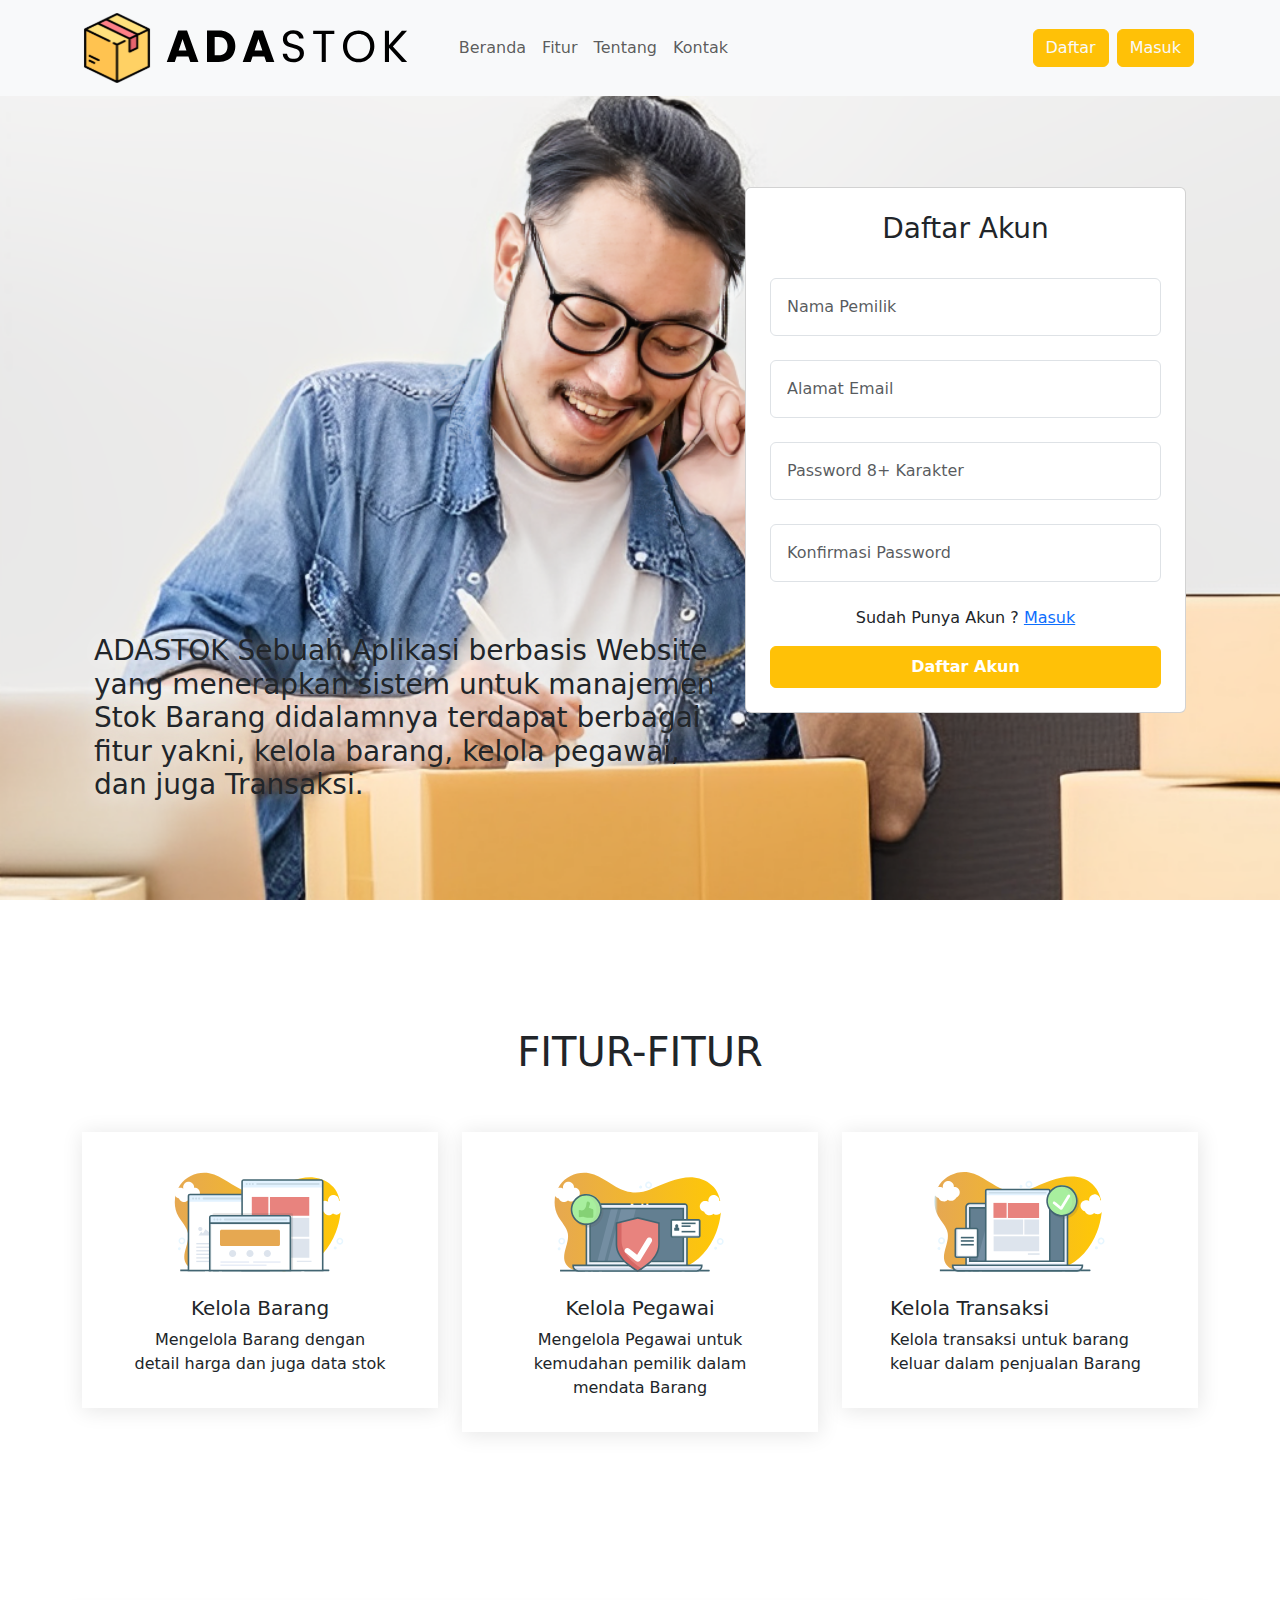
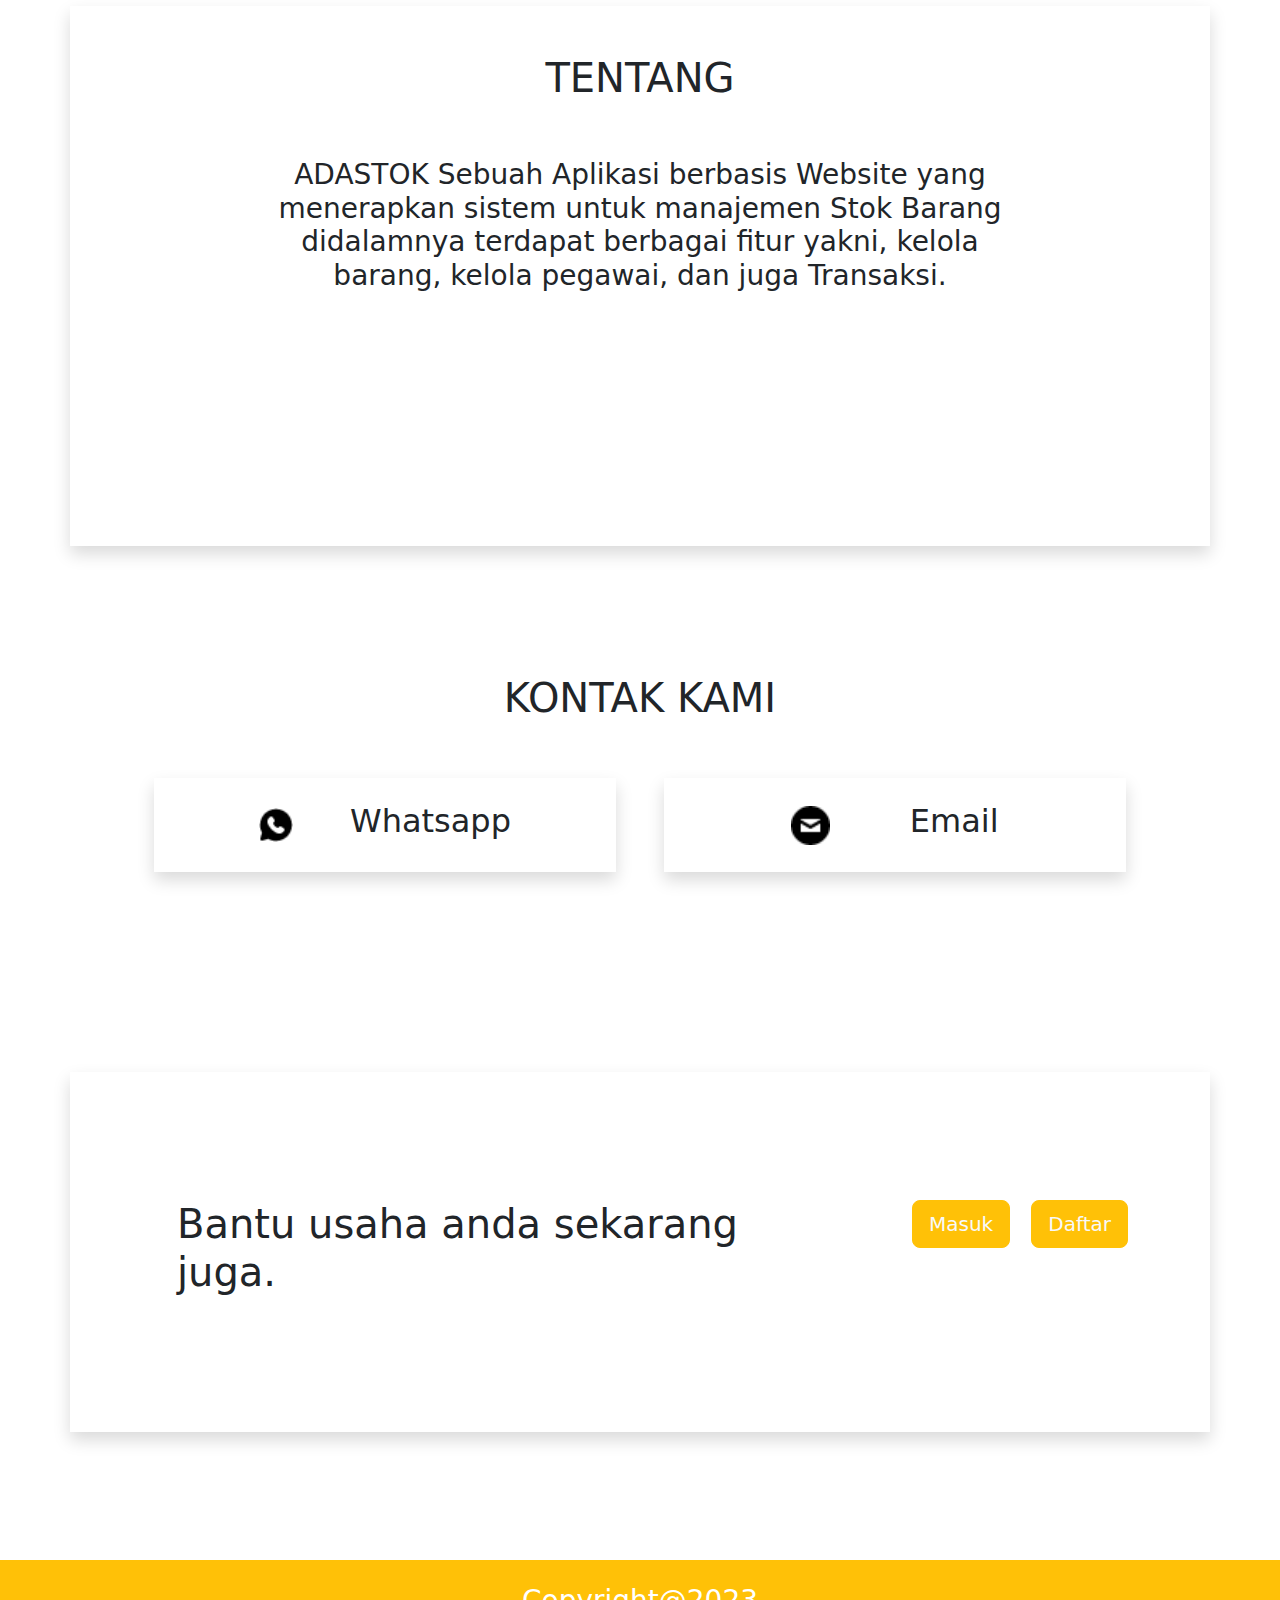
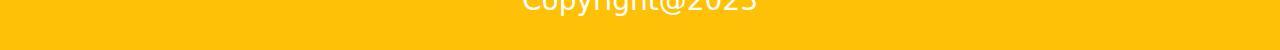
<file: page/detailBarang.html>
<!DOCTYPE html>
<html lang="en">

<head>
  <meta charset="UTF-8">
  <meta http-equiv="X-UA-Compatible" content="IE=edge">
  <meta name="viewport" content="width=device-width, initial-scale=1.0">
  <title>AdaStok - Data Detail barang</title>
  <!-- boostrap -->
  <link rel="stylesheet" href="https://cdn.jsdelivr.net/npm/bootstrap@5.3.0-alpha1/dist/css/bootstrap.min.css">
  <!-- datatable boostrap -->
  <link rel="stylesheet" href="https://cdnjs.cloudflare.com/ajax/libs/twitter-bootstrap/5.2.0/css/bootstrap.min.css">
  <link rel="stylesheet" href="https://cdn.datatables.net/1.13.1/css/dataTables.bootstrap5.min.css">
  <link rel="stylesheet" href="https://cdn.datatables.net/select/1.5.0/css/select.bootstrap5.min.css">
  <!-- css local -->
  <link rel="stylesheet" href="../css/style.css">

</head>

<body>

  <!-- navbar main -->
  <nav class="container navbar mt-4 navbar-menu">
    <ul class="container m-0 d-flex justify-content-evenly align-items-center">
      <li class="sub-menu">
        <a class=" container d-flex flex-column align-items-center justify-content-center" href="dataBarang.html">
          <img src="../assets/icon/data_barang.svg" height="35">
          <p class="fs-5 fw-bold">Data Barang</p>
        </a>
      </li>
      <li class="sub-menu">
        <a class="d-flex flex-column align-items-center" href="dataPegawai.html">
          <img src="../assets/icon/data_pegawai.svg" height="35" style="filter: saturate(0);">
          <p class="fs-5">Data Pegawai</p>
        </a>
      </li>
      <li class="sub-menu">
        <a class="d-flex flex-column align-items-center" href="transaksi.html">
          <img src="../assets/icon/transaksi.svg" height="35" style="filter: saturate(0);">
          <p class="fs-5">Transaksi</p>
        </a>
      </li>
      <li class="sub-menu">
        <a class="d-flex flex-column align-items-center" href="profile.html">
          <img src="../assets/icon/profil.svg" height="35" style="filter: saturate(0);">
          <p class="fs-5">Profil</p>
        </a>
      </li>
      <li class="sub-menu">
        <a class="d-flex flex-column align-items-center" href="about.html">
          <img src="../assets/icon/about.svg" height="35" style="filter: saturate(0);">
          <p class="fs-5">About</p>
        </a>
      </li>
    </ul>
  </nav>
  <section class="container-fluid p-lg-5">
    <!-- header -->
    <div class="container-fluid d-flex justify-content-between header pb-4">
      <div class="container title d-flex justify-content-start align-items-center">
        <img src="../assets/icon/data_barang.svg" height="70">
        <p class="fs-2 fw-bold mx-4">Detail Data Barang</p>
      </div>
      <div class="container trailing d-flex justify-content-end align-items-center ">
        <div class="tambah mx-2">
          <button class="btn btn-lg btn-warning text-light" data-bs-toggle="modal" data-bs-target="#exampleModal">+
            Tambah Stok Barang</button>
        </div>
      </div>
    </div>

    <!-- modal tambah stok barang -->
    <div class="modal fade" id="exampleModal" tabindex="-1" aria-labelledby="exampleModalLabel" aria-hidden="true">
      <div class="modal-dialog">
        <div class="modal-content">
          <div class="modal-header">
            <h1 class="modal-title fs-5" id="exampleModalLabel">Tambah Stok Barang</h1>
            <button type="button" class="btn-close" data-bs-dismiss="modal" aria-label="Close"></button>
          </div>
          <div class="modal-body">
            <form>
              <input id="nama" type="text" class="form-control my-2" placeholder="Jumlah Stok ">
              <input id="tgl_masuk" type="date" class="form-control my-2" placeholder="Tanggal masuk ">
              <input id="tgl_kadaluarsa" type="date" class="form-control my-2" placeholder="Tanggal Kadaluarsa">
            </form>
          </div>
          <div class="modal-footer">
            <button type="button" class="btn btn-warning" id="btn-produk" data-bs-dismiss="modal">Simpan</button>
          </div>
        </div>
      </div>
    </div>

    <!-- table -->
    <table class="table shadow p-4" id="datatable">
      <thead>
        <tr>
          <th scope="col">No</th>
          <th scope="col">Stok</th>
          <th scope="col">Tanggal Masuk</th>
          <th scope="col">Tanggal Keluar</th>
          <th scope="col">#</th>
        </tr>
      </thead>
      <tbody id="table-stok">
        <!-- data stok-->


      </tbody>
    </table>

  </section>
  <script type="module" src="../js/produk/detailProduk_handler.js"></script>
  <!-- cdn js -->
  <script src="https://cdn.jsdelivr.net/npm/bootstrap@5.3.0-alpha1/dist/js/bootstrap.bundle.min.js"></script>
  <!-- jquery -->
  <script src="https://code.jquery.com/jquery-3.5.1.js"></script>
  <!-- jquery datatable -->
  <script src="https://cdn.datatables.net/1.13.1/js/jquery.dataTables.min.js"></script>
  <!-- datatable js -->
  <script src="https://cdn.datatables.net/1.13.1/js/dataTables.bootstrap5.min.js"></script>
  <script src="https://cdn.datatables.net/select/1.5.0/js/dataTables.select.min.js"></script>
  <script>
    var token;
    window.addEventListener("DOMContentLoaded", function () {
      token = localStorage.getItem('token');
      if (token == null) {
        window.location.replace("register.html");
      }
    })
    $(document).ready(function () {
      $('#datatable').DataTable({
        select: true
      });
    });
  </script>
</body>

</html>
</file>
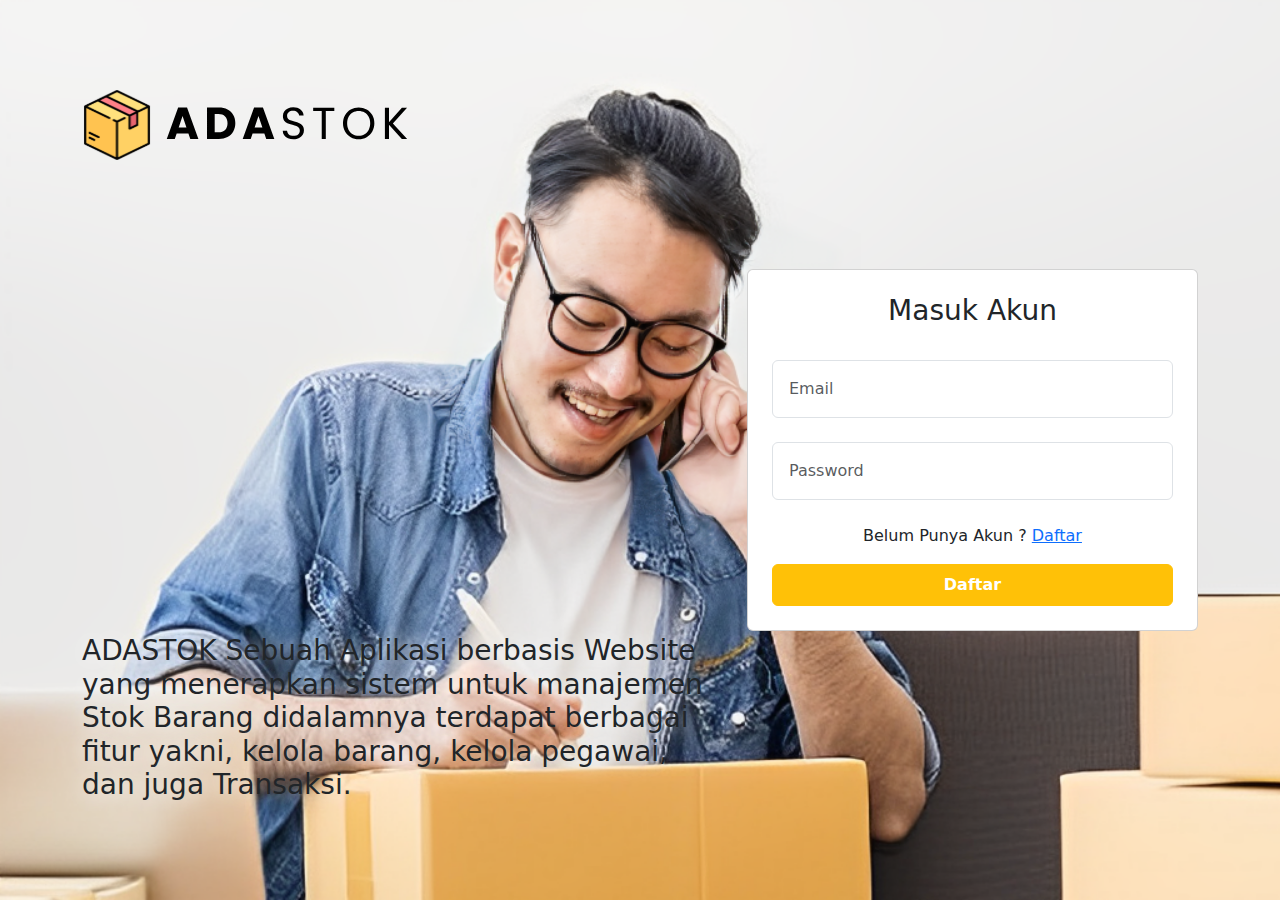
<file: page/login.html>
<!DOCTYPE html>
<html lang="en">

<head>
  <meta charset="UTF-8">
  <meta http-equiv="X-UA-Compatible" content="IE=edge">
  <meta name="viewport" content="width=device-width, initial-scale=1.0">
  <title>AdaStok - Masuk</title>
  <!-- link css -->
  <link rel="stylesheet" href="../css/style.css">
  <!-- boostrap 5 -->
  <link rel="stylesheet" href="https://cdn.jsdelivr.net/npm/bootstrap@5.3.0-alpha1/dist/css/bootstrap.min.css
  ">
</head>

<body class="bg">

  <div class="container">
    <div class="row container-login align-items-center ">
      <div class="col-md-7">
        <div class="menu-left">
          <img src="../assets/icon/logo.svg" height="70px" alt="logo-adastok">
          <h3 class="description">ADASTOK Sebuah Aplikasi berbasis Website yang menerapkan sistem untuk manajemen Stok
            Barang
            didalamnya terdapat berbagai fitur yakni, kelola barang, kelola pegawai, dan juga Transaksi.</h3>
        </div>
      </div>
      <div class="col-md-5">
        <div class="card p-4 text-center">
          <h3>Masuk Akun</h3>
          <p class="bg-warning-subtle text-danger py-2" style="display: none;" id="msg"></p>
          <form action="" method="post">
            <input class="form-control p-3 my-4" type="email" name="email" placeholder="Email" id="emailCtrl" required>
            <input class="form-control p-3 my-4" type="password" name="password" placeholder="Password"
              id="passwordCtrl" required>
            <p>Belum Punya Akun ? <a href="register.html">Daftar</a> </p>
            <button class="btn btn-warning button-daftar ">
              <div id="text">Daftar</div>
              <div id="loading"></div>
            </button>
          </form>
        </div>
      </div>
    </div>
  </div>

  <!-- boostrap javascript cdn -->
  <script src="https://cdn.jsdelivr.net/npm/bootstrap@5.3.0-alpha1/dist/js/bootstrap.bundle.min.js"></script>
  <script type="module" src="../js/auth/login.js"></script>
</body>

</html>
</file>
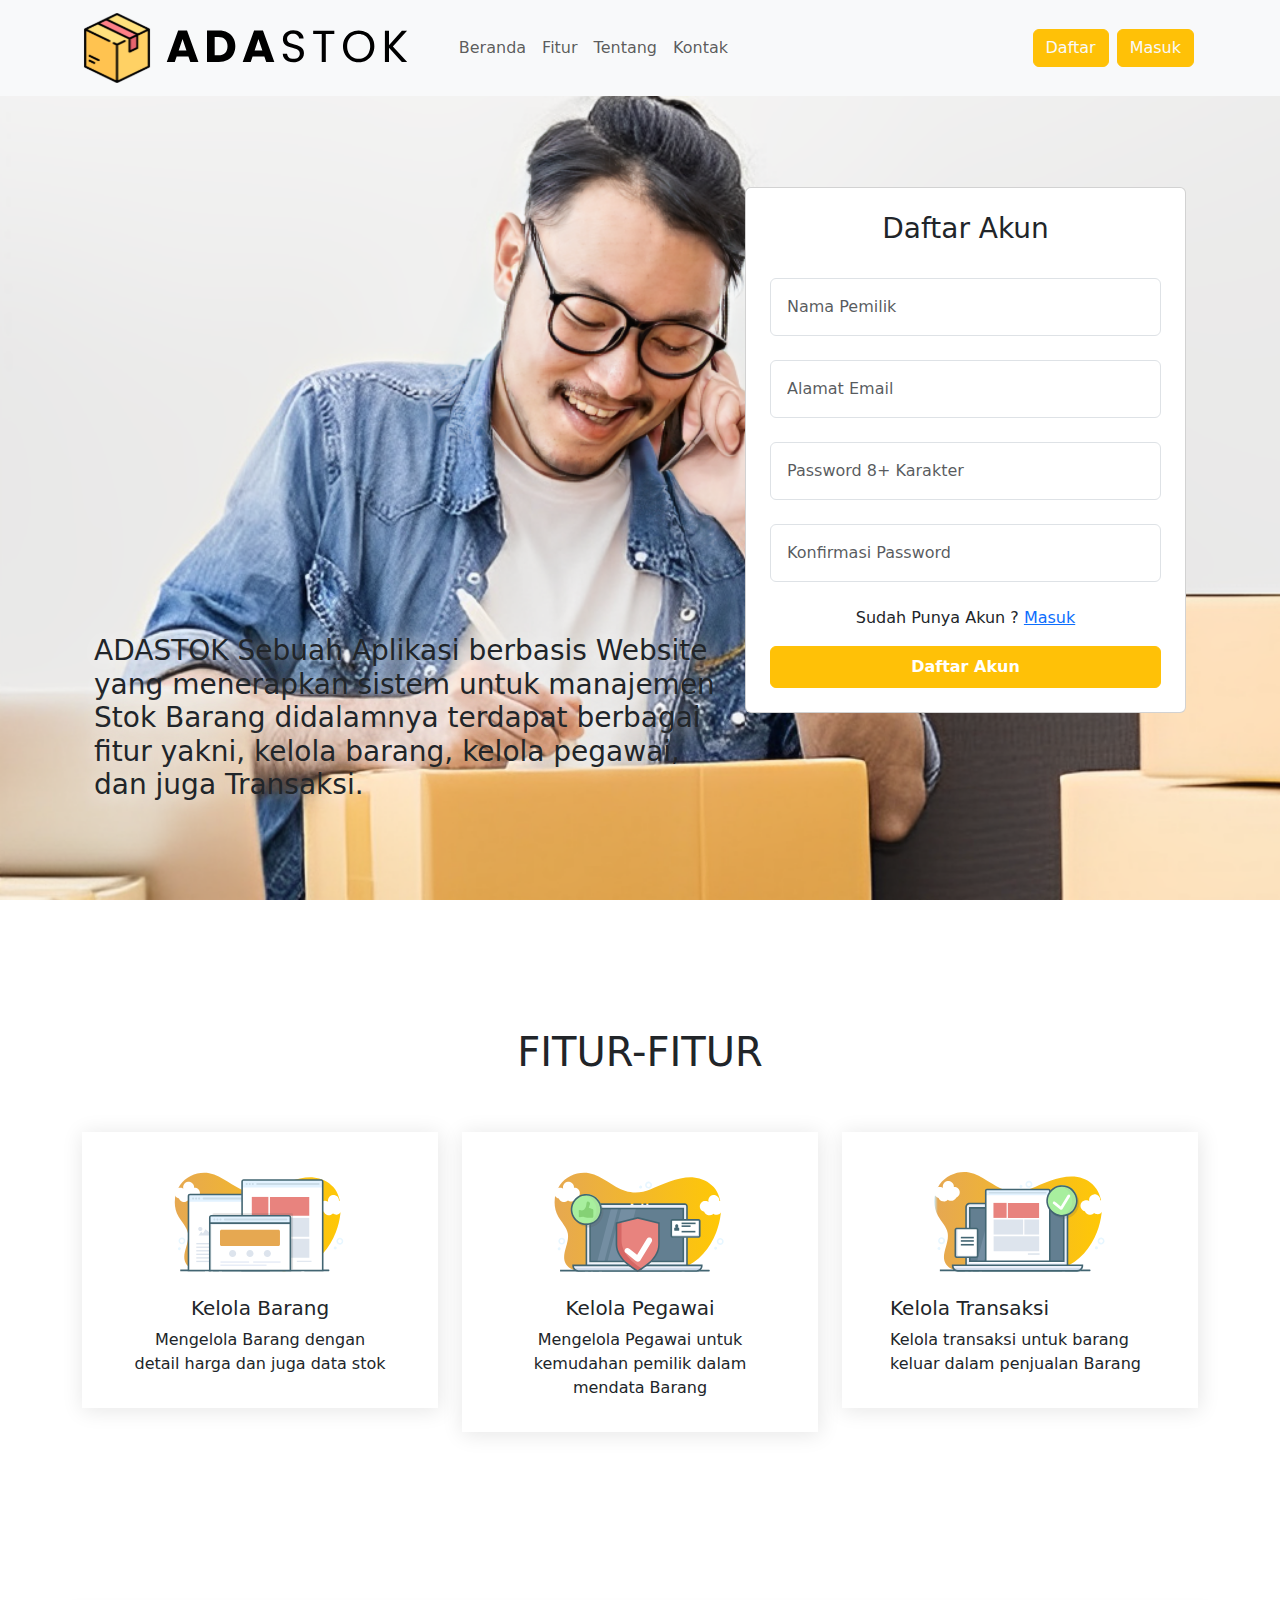
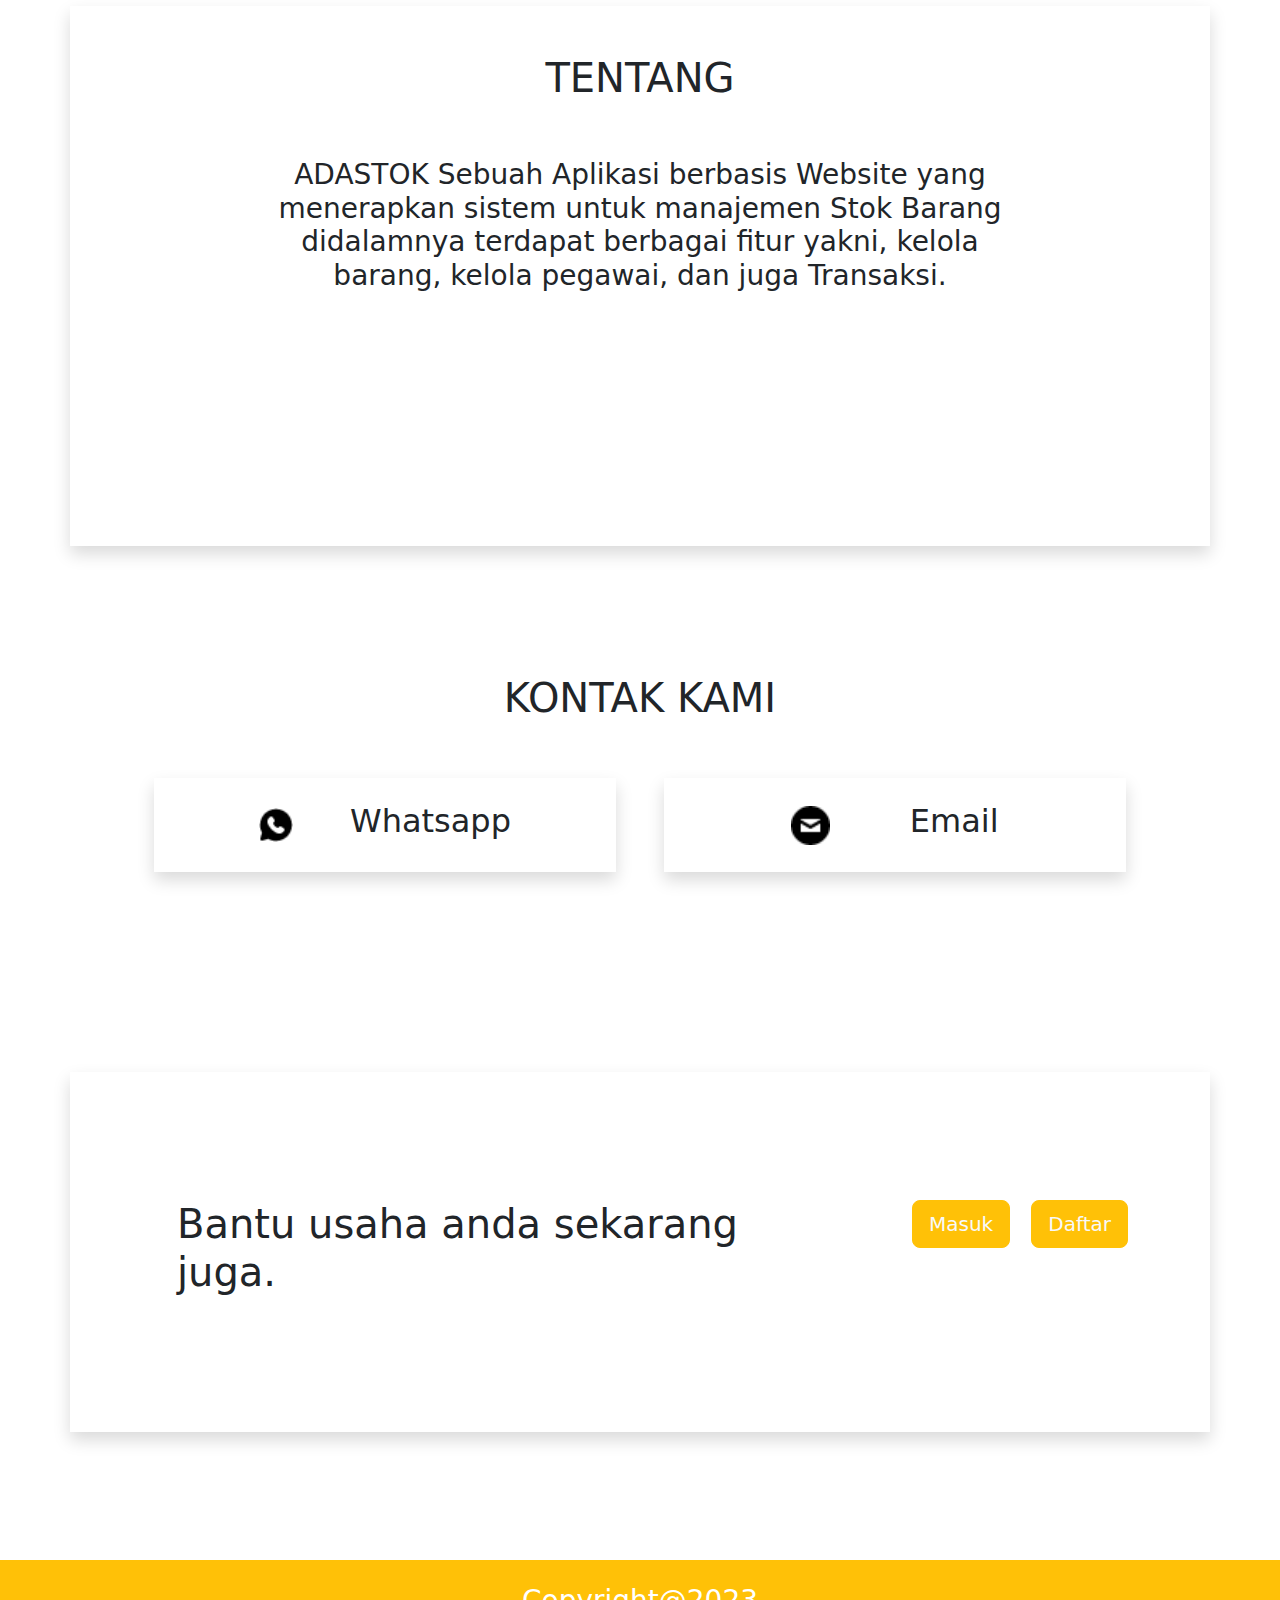
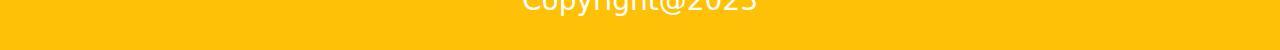
<file: page/register.html>
<!DOCTYPE html>
<html lang="en">

<head>
  <meta charset="UTF-8">
  <meta http-equiv="X-UA-Compatible" content="IE=edge">
  <meta name="viewport" content="width=device-width, initial-scale=1.0">
  <title>AdaStok - Daftar</title>
  <!-- link css -->
  <link rel="stylesheet" href="../css/style.css">
  <!-- boostrap 5 -->
  <link rel="stylesheet" href="https://cdn.jsdelivr.net/npm/bootstrap@5.3.0-alpha1/dist/css/bootstrap.min.css
  ">
</head>

<body>
  <!-- navbar -->
  <nav class="container-fluid navbar navbar-expand-lg fixed-top bg-body-tertiary">
    <div class="container">
      <a class="navbar-brand " href="#"><img src="../assets/icon/logo.svg" height="70px" alt="logo-adastok"></a>
      <button class="navbar-toggler" type="button" data-bs-toggle="collapse" data-bs-target="#navbarNav"
        aria-controls="navbarNav" aria-expanded="false" aria-label="Toggle navigation">
        <span class="navbar-toggler-icon"></span>
      </button>
      <div class="collapse navbar-collapse" id="navbarNav">
        <ul class="navbar-nav">
          <li class="nav-item">
            <a class="nav-link " href="#">Beranda</a>
          </li>
          <li class="nav-item">
            <a class="nav-link " href="#fitur">Fitur</a>
          </li>
          <li class="nav-item">
            <a class="nav-link" href="#tentang">Tentang</a>
          </li>
          <li class="nav-item">
            <a class="nav-link" href="#kontak">Kontak</a>
          </li>
        </ul>
      </div>
      <a href="#"><button class="btn btn-warning text-light mx-1">Daftar</button></a>
      <a href="login.html"><button class="btn btn-warning text-light mx-1">Masuk</button></a>
    </div>
  </nav>

  <div class="bg">
    <div class="row container mx-auto  container-login align-items-center ">
      <div class="col-md-7">
        <div class="menu-left-register">
          <h3 class="description" id="fitur">ADASTOK Sebuah Aplikasi berbasis Website yang menerapkan sistem untuk
            manajemen Stok
            Barang
            didalamnya terdapat berbagai fitur yakni, kelola barang, kelola pegawai, dan juga Transaksi.</h3>
        </div>
      </div>
      <div class="col-md-5">
        <div class="card p-4 text-center">
          <h3>Daftar Akun</h3>
          <p class="bg-warning-subtle text-danger py-2" style="display: none;" id="msg"></p>
          <form class="form-group">
            <input class="form-control p-3 my-4" type="text" placeholder="Nama Pemilik" id="nama" required>
            <input class="form-control p-3 my-4" type="email" name="email" placeholder="Alamat Email" id="email"
              required>
            <input class="form-control p-3 my-4" type="password" name="password" placeholder="Password 8+ Karakter"
              id="password" required>
            <input class="form-control p-3 my-4" type="password" name="password" placeholder="Konfirmasi Password"
              id="confirm_password" required>
            <p>Sudah Punya Akun ? <a href="login.html">Masuk</a> </p>
            <button class="btn btn-warning button-daftar">Daftar Akun</button>
          </form>
        </div>
      </div>
    </div>
  </div>

  <div class="container mx-auto container-tentang  mx-2">
    <div class="row text-center">
      <div class="col-sm-12">
        <h1>FITUR-FITUR</h1>
      </div>
    </div>

    <div class="row my-5">
      <div class="col-sm-4 text-center">
        <div class="kartu-fitur p-3 px-5 d-flex flex-column">
          <img class="my-4" src="../assets/img/kelola_barang.svg" height="100">
          <h5>Kelola Barang</h5>
          <p>Mengelola Barang dengan detail harga dan juga data stok </p>
        </div>
      </div>

      <div class="col-sm-4 text-center">
        <div class="kartu-fitur p-3 px-5 d-flex flex-column">
          <img class="my-4" src="../assets/img/kelola_pegawai.svg" height="100">
          <h5>Kelola Pegawai</h5>
          <p>Mengelola Pegawai untuk kemudahan pemilik dalam mendata Barang</p>
        </div>
      </div>

      <div class="col-sm-4 ">
        <div class="p-3 px-5 d-flex flex-column kartu-fitur">
          <img class="my-4 " src="../assets/img/kelola_transaksi.svg" height="100">
          <h5>Kelola Transaksi</h5>
          <p>Kelola transaksi untuk barang keluar dalam penjualan Barang</p>
        </div>
      </div>
    </div>
    <span id="tentang"></span>
  </div>

  <div class="container container-fitur mx-auto shadow my-5 pt-5">
    <div class="row text-center">
      <div class="col-sm-12">
        <h1>TENTANG</h1>
      </div>
    </div>
    <div class="row text-center mt-5">
      <div class="col-sm-8 offset-2">
        <h3>ADASTOK Sebuah Aplikasi berbasis Website yang menerapkan
          sistem untuk manajemen Stok Barang didalamnya terdapat
          berbagai fitur yakni, kelola barang, kelola pegawai, dan juga Transaksi.</h3>
      </div>
    </div>
    <span id="kontak"></span>
  </div>

  <div class="container container-kontak mx-auto ">
    <div class="row text-center">
      <div class="col-sm-12">
        <h1>KONTAK KAMI</h1>
      </div>
    </div>
    <div class="container d-flex justify-content-evenly my-5 px-5">
      <div class="container align-items-center justify-content-evenly d-flex shadow px-5 py-4 mx-4">
        <img src="../assets/icon/wa.svg">
        <h2>Whatsapp</h2>
      </div>
      <div class="container align-items-center justify-content-evenly d-flex shadow px-5 py-2 mx-4">
        <img src="../assets/icon/email.svg">
        <h2>Email</h2>
      </div>
    </div>
  </div>

  <div class="shadow container container-bantu">
    <div class="row">
      <div class="col-sm-7 offset-1">
        <h1>Bantu usaha anda sekarang juga. </h1>
      </div>
      <div class="col-sm-4">
        <div class="text-center">
          <button class="btn btn-lg btn-warning text-light mx-2">Masuk</button>
          <button class="btn btn-lg btn-warning text-light mx-2">Daftar</button>
        </div>
      </div>
    </div>
  </div>

  <!-- footer -->
  <div class="container-footer bg-warning text-center">
    <h3>Copyright@2023</h3>
  </div>

  <!-- boostrap javascript cdn -->
  <script src="https://cdn.jsdelivr.net/npm/bootstrap@5.3.0-alpha1/dist/js/bootstrap.bundle.min.js"></script>
  <!-- js local -->
  <script type="module" src="../js/auth/register.js"></script>
</body>

</html>
</file>
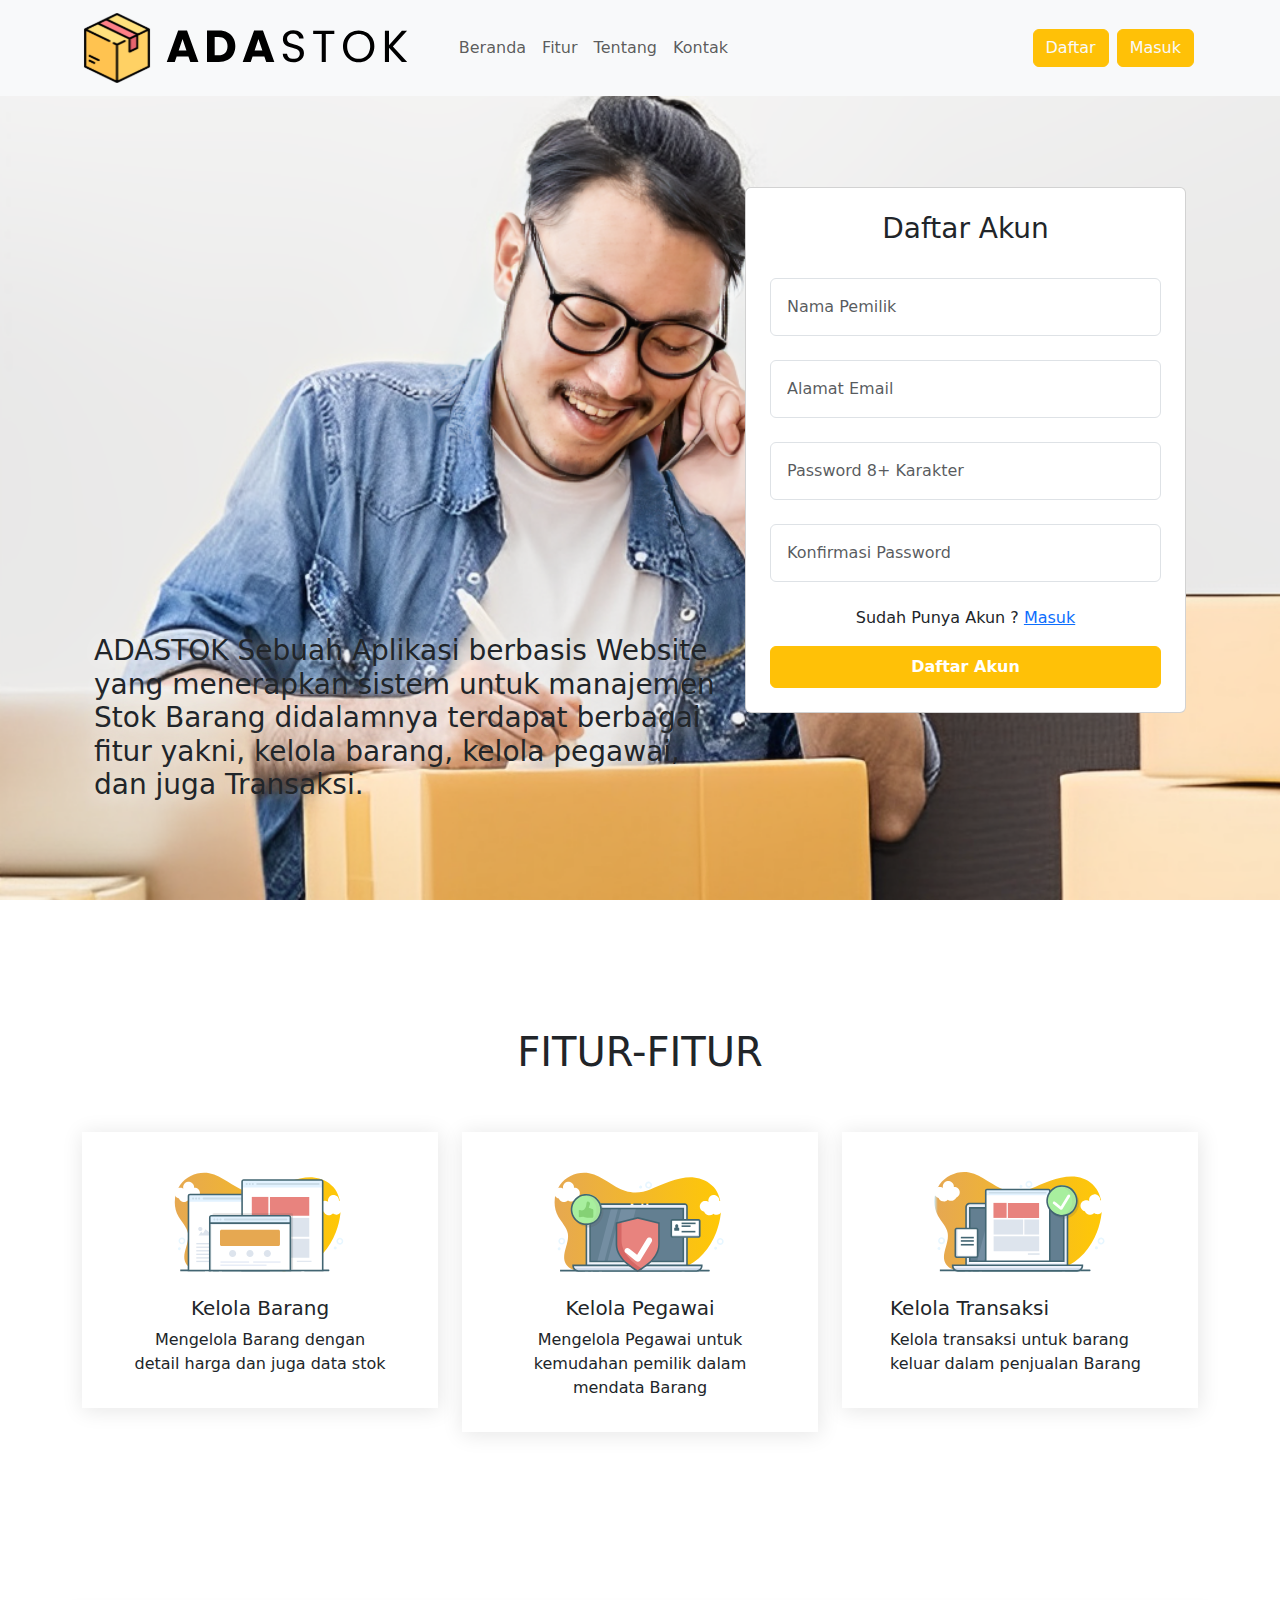
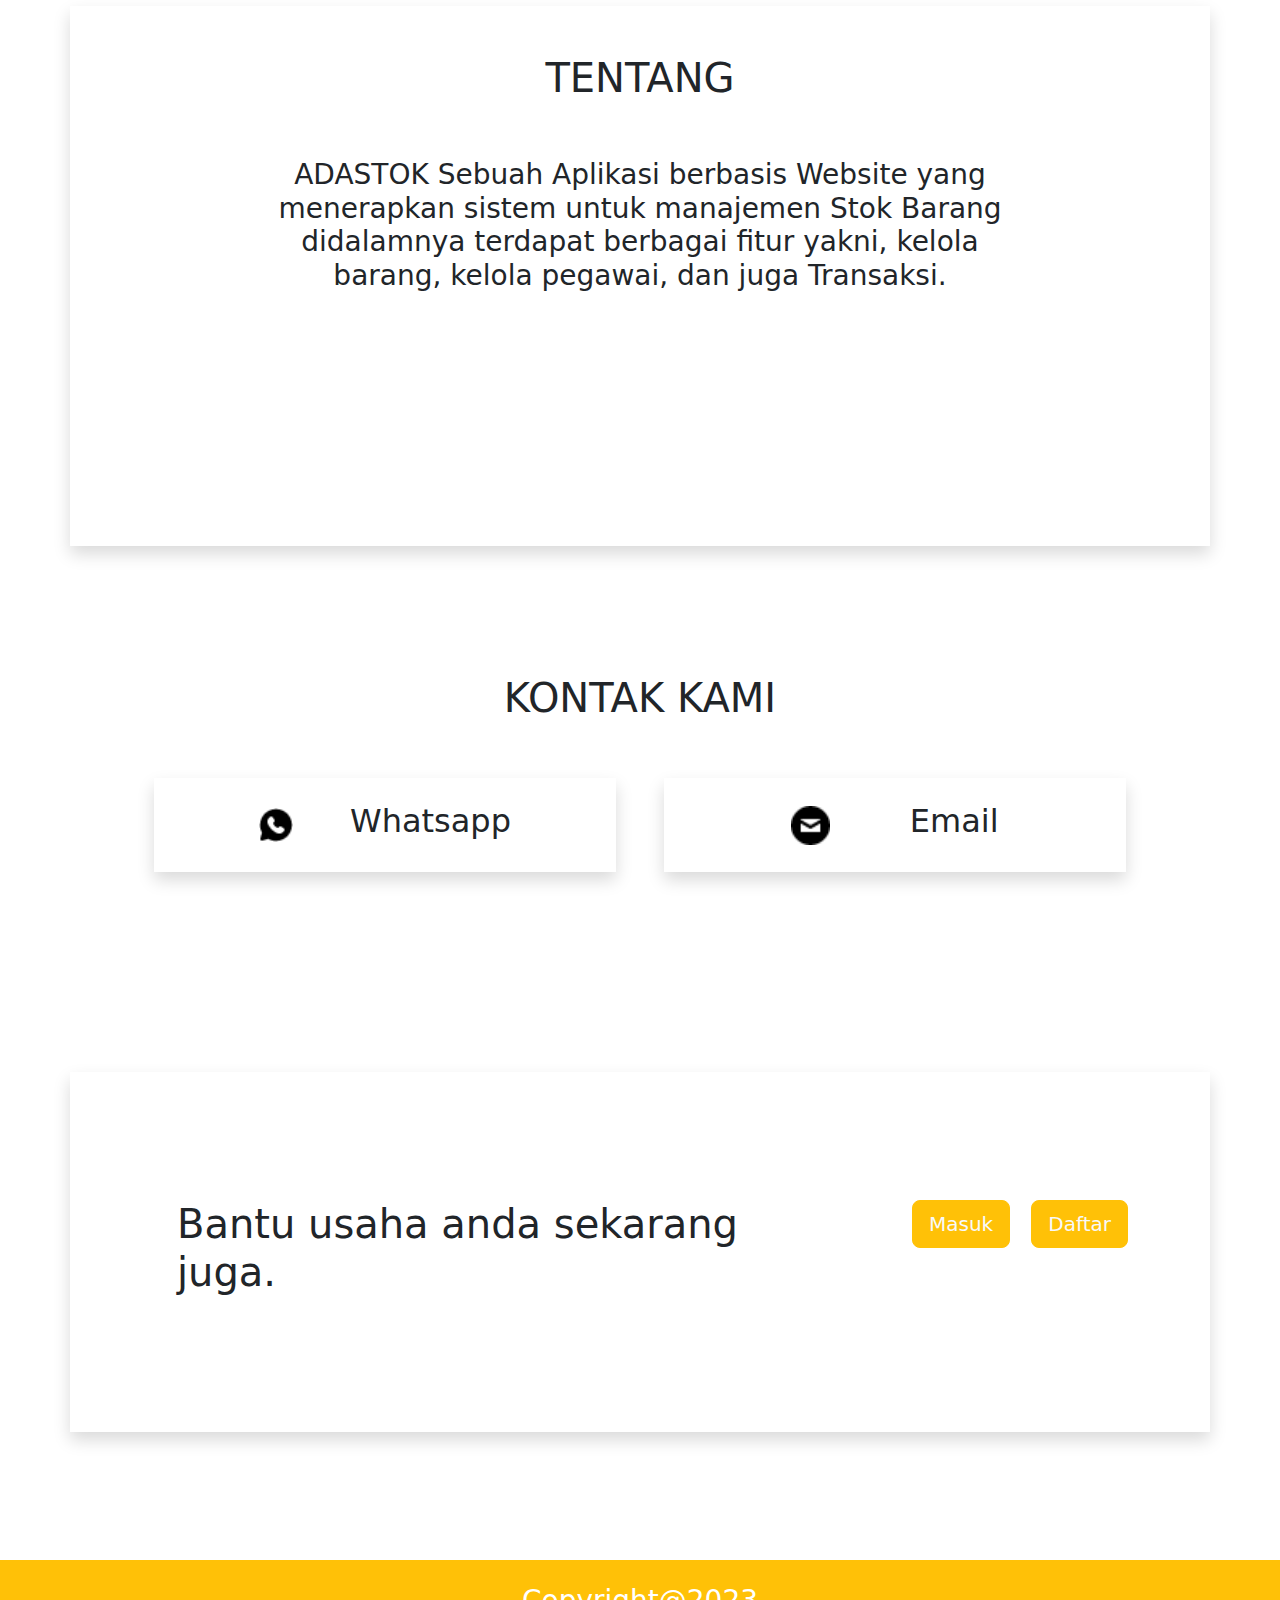
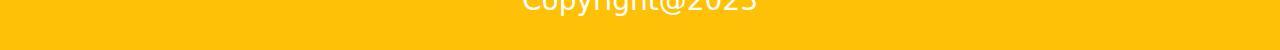
<file: page/transaksi.html>
<!DOCTYPE html>
<html lang="en">

<head>
  <meta charset="UTF-8">
  <meta http-equiv="X-UA-Compatible" content="IE=edge">
  <meta name="viewport" content="width=device-width, initial-scale=1.0">
  <title>AdaStok - Transaksi</title>
  <!-- boostrap -->
  <link rel="stylesheet" href="https://cdn.jsdelivr.net/npm/bootstrap@5.3.0-alpha1/dist/css/bootstrap.min.css">
  <!-- datatable boostrap -->
  <link rel="stylesheet" href="https://cdnjs.cloudflare.com/ajax/libs/twitter-bootstrap/5.2.0/css/bootstrap.min.css">
  <link rel="stylesheet" href="https://cdn.datatables.net/1.13.1/css/dataTables.bootstrap5.min.css">
  <link rel="stylesheet" href="https://cdn.datatables.net/select/1.5.0/css/select.bootstrap5.min.css">
  <!-- css local -->
  <link rel="stylesheet" href="../css/style.css">

</head>

<body>


  <!-- navbar main -->
  <nav class="container navbar mt-4 navbar-menu">
    <ul class="container m-0 d-flex justify-content-evenly align-items-center">
      <li class="sub-menu">
        <a class=" container d-flex flex-column align-items-center justify-content-center" href="dataBarang.html">
          <img src="../assets/icon/data_barang.svg" height="35" style="filter: saturate(0);">
          <p class="fs-5 ">Data Barang</p>
        </a>
      </li>
      <li class="sub-menu">
        <a class="d-flex flex-column align-items-center" href="dataPegawai.html">
          <img src="../assets/icon/data_pegawai.svg" height="35" style="filter: saturate(0);">
          <p class="fs-5">Data Pegawai</p>
        </a>
      </li>
      <li class="sub-menu">
        <a class="d-flex flex-column align-items-center" href="transaksi.html">
          <img src="../assets/icon/transaksi.svg" height="35">
          <p class="fs-5 fw-bold">Transaksi</p>
        </a>
      </li>
      <li class="sub-menu">
        <a class="d-flex flex-column align-items-center" href="profile.html">
          <img src="../assets/icon/profil.svg" height="35" style="filter: saturate(0);">
          <p class="fs-5">Profil</p>
        </a>
      </li>
      <li class="sub-menu">
        <a class="d-flex flex-column align-items-center" href="about.html">
          <img src="../assets/icon/about.svg" height="35" style="filter: saturate(0);">
          <p class="fs-5">About</p>
        </a>
      </li>
    </ul>
  </nav>
  <section class="container-fluid p-lg-5">
    <!-- header -->
    <div class="container-fluid d-flex justify-content-between header pb-4">
      <div class="container title d-flex justify-content-start align-items-center">
        <img src="../assets/icon/transaksi.svg" height="70">
        <p class="fs-2 fw-bold mx-4">Transaksi</p>
      </div>
      <div class="container trailing d-flex justify-content-end align-items-center ">
        <div class="dropdown">
          <button class="btn btn-lg btn-warning text-light shadow-sm">Cari Barang </button>
        </div>
        <div class="tambah mx-2">
          <button class="btn btn-lg btn-warning text-light shadow-sm">Riwayat Transaksi</button>
        </div>
      </div>
    </div>

    <!-- main -->
    <div class="container-fluid">
      <div class="row">
        <!-- table transaksi -->
        <div class="col-sm-8">
          <table class="table table-bordered">
            <thead class="table-warning">
              <tr>
                <th scope="col">Nama Barang</th>
                <th scope="col">Harga</th>
                <th scope="col">Jumlah</th>
                <th scope="col">Total Harga</th>
              </tr>
            </thead>
            <tbody>
              <tr>
                <th scope="row">1</th>
                <td>Mark</td>
                <td>Otto</td>
                <td>@mdo</td>
              </tr>
              <tr>
                <th scope="row">2</th>
                <td>Jacob</td>
                <td>Thornton</td>
                <td>@fat</td>
              </tr>
              <tr>
                <th scope="row">3</th>
                <td>Larry the Bird</td>
                <td>@twitter</td>
                <td>@twitter</td>
              </tr>
            </tbody>
          </table>
        </div>
        <!-- result transaksi -->
        <div class="col-sm-4">
          <div class="p-lg-4 shadow rounded">
            <div class="row g-3 align-items-center py-2">
              <div class="col-2">
                <label for="nama" class="col-form-label">Nama :</label>
              </div>
              <div class="col-10">
                <input type="text" id="nama" class="form-control">
              </div>
            </div>

            <div class="row g-3 align-items-center py-2">
              <div class="col-2">
                <label for="alamat" class="col-form-label">Alamat :</label>
              </div>
              <div class="col-10">
                <textarea type="text" id="alamat" class="form-control"></textarea>
              </div>

              <div class="row py-3">
                <table class="col-6">
                  <!-- total barang -->
                  <tr>
                    <td>
                      <h5>total Barang </h5>
                    </td>
                    <td> : </td>
                    <td>
                      <h5 class="px-2"> 2 </h5>
                    </td>
                  </tr>

                  <!-- total bayar -->
                  <tr>
                    <td>
                      <h5>total Bayar </h5>
                    </td>
                    <td> : </td>
                    <td>
                      <h5 class="px-2"> Rp.5000</h5>
                    </td>
                  </tr>

                  <!-- tunai -->
                  <tr>
                    <td>
                      <h5>Tunai </h5>
                    </td>
                    <td> : </td>
                    <td>
                      <h5 class="px-2"> Rp.15.000 </h5>
                    </td>
                  </tr>

                  <!-- kembalian -->
                  <tr>
                    <td>
                      <h5>Kembalian </h5>
                    </td>
                    <td> : </td>
                    <td>
                      <h5 class="px-2"> Rp.5.000 </h5>
                    </td>
                  </tr>

                </table>

                <div class="col-6"></div>
              </div>

              <button class="btn btn-lg btn-warning text-light shadow-sm">
                Transaksi
              </button>
            </div>
          </div>
        </div>
      </div>
    </div>

  </section>

  <script>
    var token;
    window.addEventListener("DOMContentLoaded", function () {
      token = localStorage.getItem('token');
      if (token == null) {
        window.location.replace("register.html");
      }
    })
  </script>
</body>

</html>
</file>
<file: style.css>
:root {
  --coklat: #E6A851;
  --white: #ffffff;
}

/* color */
.p-color {
  color: var(--coklat);
}

* {
  margin: 0;
  padding: 0;
  box-sizing: border-box;

}

body {
  background-image: url('assets/img/bg.png');
  background-size: cover;
  background-repeat: no-repeat;
}


.container-login {
  height: 100vh;
}

.menu-left {
  display: flex;
  flex-direction: column;
  justify-content: space-between;
  align-items: flex-start;
  height: 80vh;
  /* background-color: red; */
}

.button-daftar {
  color: white !important;
  font-weight: bold !important;
  width: 100%;
  padding: 2% 0 !important;
}
</file>
<file: css/style.css>
:root {
  --coklat: #E6A851;
  --white: #ffffff;
}

/* color */
.p-color {
  color: var(--coklat);
}

* {
  scroll-behavior: smooth;
  margin: 0;
  padding: 0;
  box-sizing: border-box;

}


.bg {
  background-image: url('../assets/img/bg.png');
  background-size: cover;
  background-repeat: no-repeat;
}


.container-login {
  height: 100vh;
}

.container-fitur {
  height: 60vh;
}

.container-tentang {
  margin: 10% 0;
  height: 50vh;
}

.container-kontak {
  margin: 10% 0;
  height: 30vh;
}

.container-bantu {
  padding: 10% 0%;
}

.container-footer {
  margin-top: 10%;
  height: 10vh;
  display: flex;
  justify-content: center;
  align-items: center;
  color: white;
  background-color: #ffc107;
}

.menu-left-register {
  display: flex;
  flex-direction: column;
  justify-content: end;
  align-items: flex-start;
  height: 80vh;
  /* background-color: red; */
}

.menu-left {
  display: flex;
  flex-direction: column;
  justify-content: space-between;
  align-items: flex-start;
  height: 80vh;
  /* background-color: red; */
}

.description {
  text-shadow: 1px 1px 20px white;
}

.kartu-fitur {
  box-shadow: 1px 2px 20px 1px rgb(231, 231, 231);
  scale: 1;
  transition: all .5s;
  -webkit-transition: all .5s;
  -moz-transition: all .5s;
  -ms-transition: all .5s;
  -o-transition: all .5s;
}

.kartu-fitur:hover {
  box-shadow: 3px 5px 20px 1px #ffc107;
  scale: 1.05;
}

.button-daftar {
  color: white !important;
  font-weight: bold !important;
  width: 100%;
  padding: 2% 0 !important;
}

ul li {
  list-style: none;
}

a {
  text-decoration: none;
  color: black;
}

.navbar-menu {
  border-radius: 15px;
  box-shadow: 0px 2px 5px 5px rgb(233, 233, 233);
  -webkit-border-radius: 15px;
  -moz-border-radius: 15px;
  -ms-border-radius: 15px;
  -o-border-radius: 15px;
}

.sub-menu {
  margin-top: 5px;
  width: 200px;
  transition: all .3s;
}
</file>
